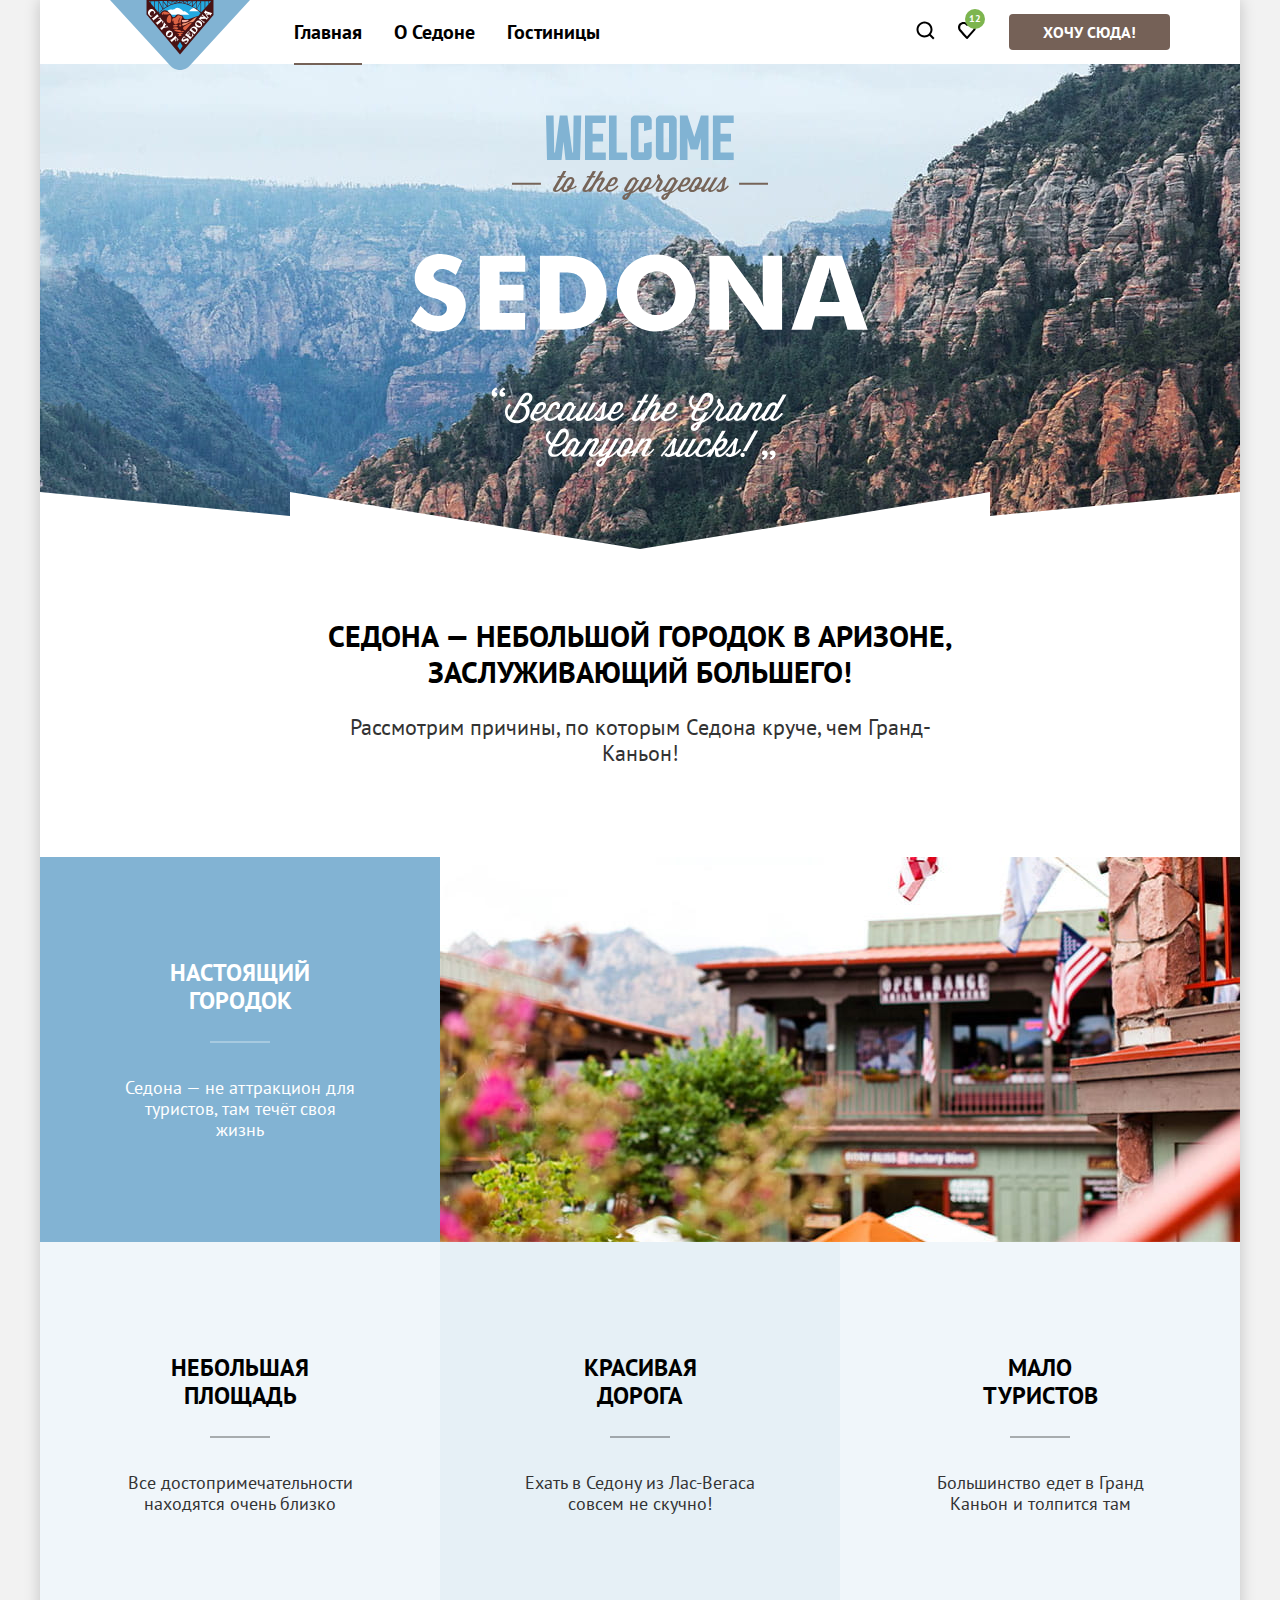
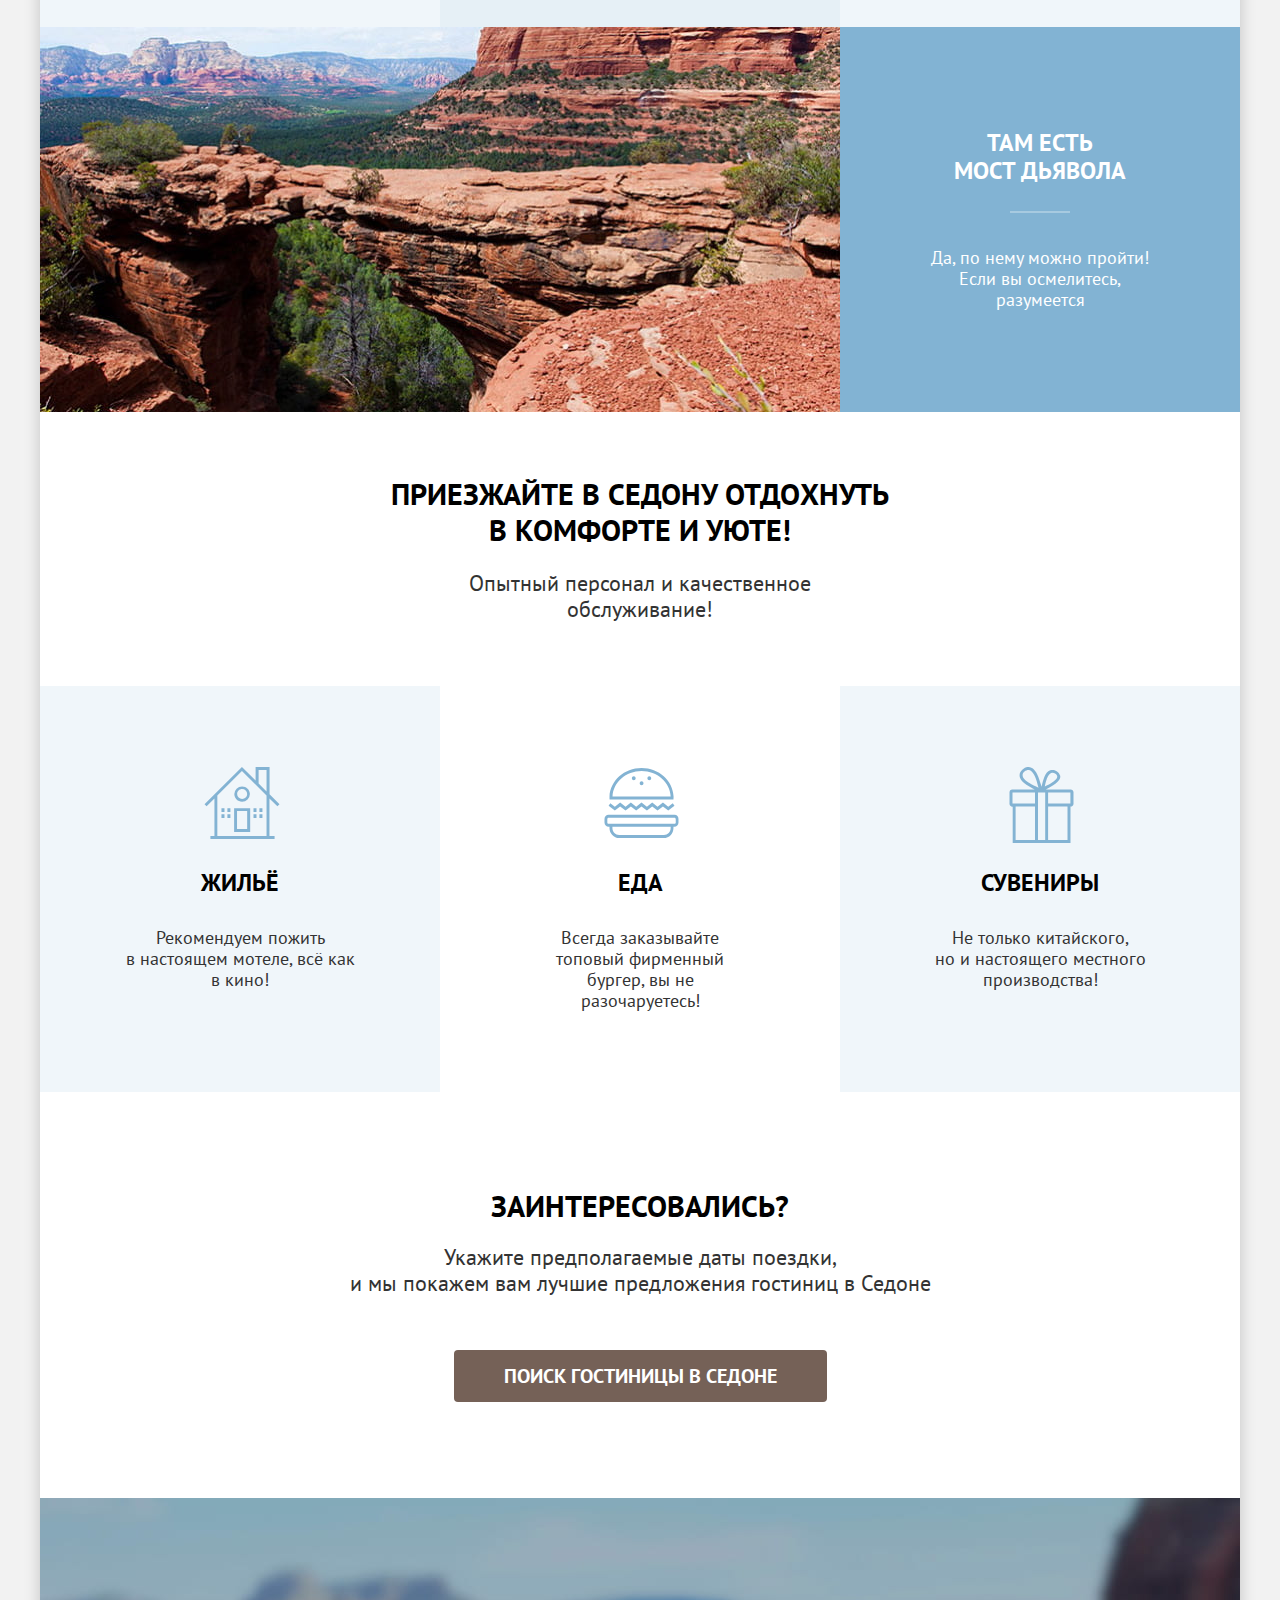
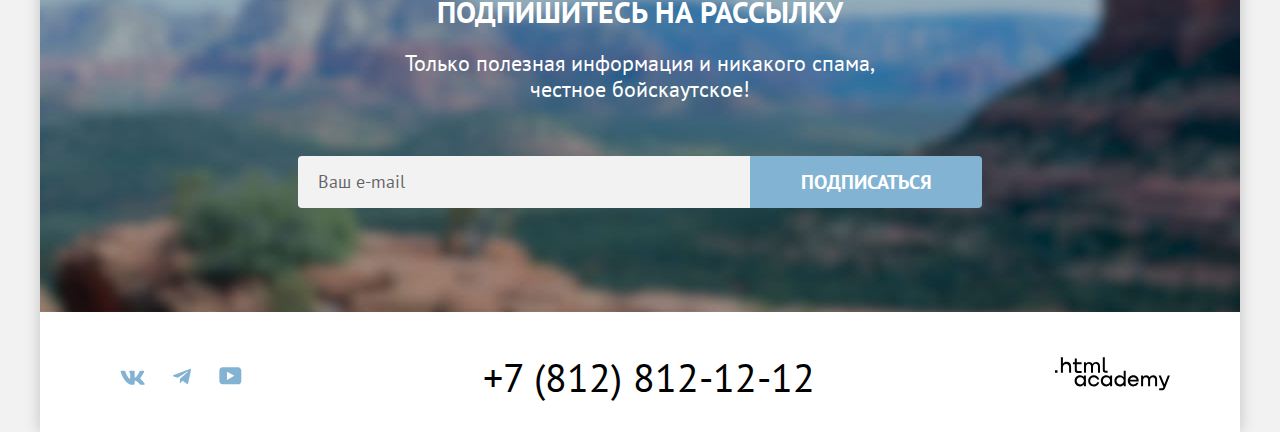
<file: index.html>
<!DOCTYPE html>
<html lang="ru">
  <head>
    <meta charset="utf-8" />
    <title>HTML Academy: Седона</title>
    <link rel="icon" href="favicon.ico"/>
    <link rel="icon" href="images/favicon.png"/>
    <link rel="stylesheet" href="styles/main.css" />
  </head>
  <body>
    <div class="container">
      <header class="page-header">
        <a class="navigation-logo">
          <img class="page-header-logo" src="images/logo-header.svg" width="140" height="70" alt="Логотип Седона."/>
        </a>
        <nav class="navigation">
          <ul class="navigation-list">
            <li class="navigation-item">
              <a class="navigation-link navigation-link-current" href="#">
                Главная
              </a>
            </li>
            <li class="navigation-item">
              <a class="navigation-link" href="#">
                О Седоне
              </a>
            </li>
            <li class="navigation-item">
              <a class="navigation-link" href="catalog.html">
                Гостиницы
              </a>
            </li>
          </ul>
          <ul class="navigation-list navigation-user">
            <li class="navigation-item">
              <button class="navigation-button-search">
                <svg class="navigation-icon" aria-hidden="true" focusable="false" width="20" height="20" xmlns="http://www.w3.org/2000/svg"><path fill="#000" d="m19.5 18.008-3.7-3.68c1-1.292 1.7-2.983 1.7-4.872 0-4.376-3.6-7.956-8-7.956s-8 3.68-8 8.055c0 4.376 3.6 7.956 8 7.956 1.8 0 3.5-.597 4.9-1.69l3.7 3.679 1.4-1.492Zm-10-2.486c-3.3 0-6-2.685-6-5.967 0-3.282 2.7-5.967 6-5.967s6 2.685 6 5.967c0 3.282-2.7 5.967-6 5.967Z"/>
                </svg>
                <span class="visually-hidden">Поиск</span>
              </button>
            </li>
            <li class="navigation-item">
              <a class="navigation-link navigation-link-favorite" href="#">
                <svg class="navigation-icon" aria-hidden="true" focusable="false" width="20" height="20" xmlns="http://www.w3.org/2000/svg"><path fill="#000" d="M9.9 19c-.3 0-.6-.1-.8-.4-5.4-6.1-6.7-7.5-7-7.9C1.4 9.8 1 8.6 1 7.4 1 4.4 3.4 2 6.5 2 7.8 2 9 2.5 10 3.3c1-.8 2.3-1.3 3.5-1.3 3 0 5.5 2.4 5.5 5.4 0 1.3-.5 2.5-1.3 3.4l-7 7.9c-.2.2-.4.3-.8.3Zm-6-9.5c.3.4 3.5 4 6.1 6.9l6.2-7c.5-.5.7-1.2.7-2 0-1.8-1.5-3.3-3.3-3.3-1 0-2 .5-2.7 1.3-.3.3-.6.4-.9.4-.3 0-.6-.2-.8-.4-.7-.8-1.7-1.3-2.7-1.3-1.8 0-3.3 1.5-3.3 3.3-.1.9.3 1.6.7 2.1-.1 0-.1 0 0 0Z"/>
                </svg>
                <span class="visually-hidden">Избранное</span>
                <span class="content-bage">12</span>
              </a>
            </li>
          </ul>
          <a class="button" href="#">Хочу сюда!</a>
        </nav>
      </header>
      <main class="main-container page-main">
        <section class="hero">
          <h1 class="visually-hidden">О Седоне</h1>
          <div class="images">
            <img class="logo" src="images/welcome.svg" width="458" height="352" alt="Логотип седона"/>
          </div>
        </section>
        <section class="advantages">
          <h2 class="advantages-heading">
            Седона — небольшой городок в Аризоне,<br />
            заслуживающий большего!
          </h2>
          <p class="advantages-text">
            Рассмотрим причины, по которым Седона круче, чем Гранд-Каньон!
          </p>
          <ul class="advantages-list">
            <li class="advantages-item advantages-item-large">
              <div>
                <h3 class="advantages-title">Настоящий городок</h3>
                <p class="advantages-description">
                  Седона — не аттракцион для туристов, там течёт своя жизнь
                </p>
              </div>
              <img class="advantages-image" src="images/city.jpg" width="800" height="385" alt="Дома"/>
            </li>
            <li class="advantages-item advantages-item-square">
              <h3 class="advantages-title advantages-title-square">Небольшая площадь</h3>
              <p class="advantages-description advantages-description-theme-light">
                Все достопримечательности находятся очень близко
              </p>
            </li>
            <li class="advantages-item advantages-item-road">
              <h3 class="advantages-title advantages-title-road">Красивая дорога</h3>
              <p class="advantages-description advantages-description-road">
                Ехать в Седону из Лас-Вегаса совсем не скучно!
              </p>
            </li>
            <li class="advantages-item advantages-item-tourist">
              <h3 class="advantages-title advantages-title-tourist">Мало туристов</h3>
              <p class="advantages-description advantages-description-theme-light">
                Большинство едет в Гранд Каньон и толпится там
              </p>
            </li>
            <li class="advantages-item advantages-item-large advantages-item-large-reverse">
              <img class="advantages-image-canyon" src="images/canyon.jpg" width="800" height="385" alt="Каньон"/>
              <div>
                <h3 class="advantages-title">
                  Там есть<br />
                  мост дьявола
                </h3>
                <p class="advantages-description">
                  Да, по нему можно пройти! Если вы осмелитесь, разумеется
                </p>
              </div>
            </li>
          </ul>
        </section>
        <section class="about">
          <h2 class="about-heading">Приезжайте в Седону отдохнуть в комфорте и уюте!</h2>
          <p class="about-text">
            Опытный персонал и качественное обслуживание!
          </p>
        </section>
        <div class="about-cards">
          <ul class="about-list">
            <li class="about-item about-house">
              <h3 class="about-title">Жильё</h3>
              <p class="about-description">
                Рекомендуем пожить<br />
                в настоящем мотеле, всё как в кино!
              </p>
            </li>
            <li class="about-item-food about-food">
              <h3 class="about-title">Еда</h3>
              <p class="about-description">
                Всегда заказывайте<br />
                топовый фирменный бургер, вы не разочаруетесь!
              </p>
            </li>
            <li class="about-item about-present">
              <h3 class="about-title">Сувениры</h3>
              <p class="about-description">
                Не только китайского,<br />
                но и настоящего местного производства!
              </p>
            </li>
          </ul>
        </div>
        <section class="appointment">
          <h2 class="appointment-title">Заинтересовались?</h2>
          <p class="appointment-description">
            Укажите предполагаемые даты поездки,<br />
            и мы покажем вам лучшие предложения гостиниц в Седоне
          </p>
          <a class="button button-size-large" href="#">
            Поиск гостиницы в Седоне
          </a>
        </section>
        <section class="newsletter">
          <h2 class="newsletter-title">Подпишитесь на рассылку</h2>
          <p class="newsletter-description">
            Только полезная информация и никакого спама, честное бойскаутское!
          </p>
          <form class="newsletter-form" action="https://echo.htmlacademy.ru/">
            <div class="visually-hidden">
              <label for="user-email">Email</label>
            </div>
            <input class="field" placeholder="Ваш e-mail" type="email" name="newsletter-email" id="user-email" required/>
            <button class="button button-secondary button-size-large" type="submit">
              Подписаться
            </button>
          </form>
        </section>
      </main>
      <footer class="page-footer">
        <div class="page-footer-container">
          <ul class="footer-social-list">
            <li class="footer-social-item">
              <a class="footer-social-link footer-social-vk" href="https://vk.com/htmlacademy">
                <svg class="social-icon" aria-hidden="true" focusable="false" width="25" height="15" xmlns="http://www.w3.org/2000/svg"><path fill-rule="evenodd" d="M24.116 1.804c.166-.546 0-.948-.795-.948h-2.625c-.668 0-.976.347-1.143.73 0 0-1.335 3.196-3.226 5.272-.612.602-.89.793-1.224.793-.167 0-.418-.19-.418-.738V1.804c0-.656-.184-.948-.74-.948H9.817c-.417 0-.668.304-.668.593 0 .621.946.765 1.043 2.513V7.76c0 .833-.153.984-.487.984-.89 0-3.055-3.21-4.34-6.885-.249-.715-.5-1.003-1.172-1.003H1.566c-.75 0-.9.347-.9.73 0 .682.89 4.07 4.145 8.551 2.17 3.06 5.225 4.72 8.008 4.72 1.67 0 1.875-.369 1.875-1.004V11.54c0-.737.158-.884.687-.884.39 0 1.057.192 2.615 1.667 1.78 1.75 2.073 2.533 3.075 2.533h2.625c.75 0 1.126-.368.91-1.096-.238-.724-1.088-1.775-2.215-3.022-.612-.71-1.53-1.475-1.809-1.858-.389-.49-.278-.71 0-1.147 0 0 3.2-4.426 3.533-5.929h.001Z" clip-rule="evenodd"/>
                </svg>
                <span class="visually-hidden">Вконтакте</span>
              </a>
            </li>
            <li class="footer-social-item">
              <a class="footer-social-link footer-social-telegram" href="https://t.me/htmlacademy ">
                <svg class="social-icon" aria-hidden="true" focusable="false" width="18" height="17" xmlns="http://www.w3.org/2000/svg"><path d="M16.785.956.84 7.104C-.248 7.541-.24 8.148.64 8.42l4.094 1.277 9.472-5.976c.448-.272.857-.126.52.173l-7.673 6.925H7.05l.002.001-.283 4.22c.414 0 .597-.19.829-.414l1.988-1.934 4.136 3.055c.762.42 1.31.205 1.5-.706l2.715-12.795c.278-1.114-.425-1.618-1.153-1.29Z"/>
                </svg>
                <span class="visually-hidden">Телеграмм</span>
              </a>
            </li>
            <li class="footer-social-item">
              <a class="footer-social-link footer-social-youtube" href="https://www.youtube.com/user/htmlacademyru">
                <svg class="social-icon" aria-hidden="true" focusable="false" width="23" height="18" xmlns="http://www.w3.org/2000/svg"><path d="M18.94.356H3.507C1.647.356.333 1.95.333 3.756V13.85c0 1.913 1.314 3.506 3.174 3.506H19.16c1.642 0 3.174-1.593 3.174-3.4v-10.2c-.219-1.806-1.532-3.4-3.393-3.4ZM7.995 12.894V4.819l7.333 4.037-7.333 4.038Z"/>
                </svg>
                <span class="visually-hidden">Ютуб</span>
              </a>
            </li>
          </ul>
          <a class="contacts-phone" href="tel:88128121212">
            +7 (812) 812-12-12
          </a>
          <a class="copyright" href="https://htmlacademy.ru/">
            <svg class="logo-icon" aria-hidden="true" focusable="false" width="115" height="34" xmlns="http://www.w3.org/2000/svg"><path d="M0 13.2564v2.6h2.5v-2.6H0ZM11.6 4.85645c-1.6 0-2.8.7-3.6 1.7h-.1V.356445h-2V15.8564h2v-5.3c0-2.09995 1.3-3.59995 3.3-3.59995 1.8 0 2.9 1.4 2.9 3.19995v5.7h2V9.75644c.1-3-1.8-4.89999-4.5-4.89999ZM26.6 5.15645h-4.8v-3.7h-2v3.8h-1.9v2h1.9v5.99995c0 1.7 1 2.7 2.7 2.7h4.1v-2h-3.7c-.7 0-1.1-.4-1.1-1.1V7.15645h4.8v-2ZM41.1 4.95645c-1.6 0-2.9.79999-3.5 2.1h-.1c-.6-1.2-1.8-2.1-3.4-2.1-1.4 0-2.5.8-3.1 1.8h-.1v-1.6H29V15.7564h2v-5.4c0-1.99995 1-3.49995 2.6-3.49995 1.5 0 2.4 1 2.4 2.6v6.29995h2v-5.6c0-2.39995 1.4-3.29995 2.6-3.29995 1.5 0 2.4 1 2.4 2.6v6.29995h2V9.25644c.1-2.5-1.4-4.29999-3.9-4.29999ZM47.8 13.0564c0 1.7 1 2.7 2.8 2.7h2v-2h-1.7c-.7 0-1.1-.4-1.1-1.1V.356445h-2V13.0564ZM28.9 20.0564c-.9-1.1-2.2-1.8-3.9-1.8-3.1 0-5.4 2.3-5.4 5.6s2.3 5.6 5.4 5.6c1.8 0 3-.8 3.8-1.9h.1v1.6h2v-10.6h-2v1.5Zm-3.6 7.4c-2.2 0-3.6-1.6-3.6-3.6s1.4-3.6 3.6-3.6 3.6 1.6 3.6 3.6c0 1.9-1.4 3.6-3.6 3.6ZM44.2 22.3564c-.5-2.4-2.6-4.1-5.4-4.1-3.4 0-5.6 2.5-5.6 5.6 0 3.1 2.2 5.6 5.6 5.6 2.8 0 4.9-1.8 5.4-4.2h-2.1c-.4 1.3-1.7 2.3-3.3 2.3-2.2 0-3.6-1.6-3.6-3.6s1.4-3.6 3.6-3.6c1.6 0 2.8 1 3.3 2.2h2.1v-.2ZM55.1 20.0564c-.9-1.1-2.2-1.8-3.9-1.8-3.1 0-5.4 2.3-5.4 5.6s2.3 5.6 5.4 5.6c1.8 0 3-.8 3.8-1.9h.1v1.6h2v-10.6h-2v1.5Zm-3.6 7.4c-2.2 0-3.6-1.6-3.6-3.6s1.4-3.6 3.6-3.6 3.6 1.6 3.6 3.6c0 1.9-1.5 3.6-3.6 3.6ZM68.7 20.1564c-.9-1.1-2.2-1.9-3.9-1.9-3.1 0-5.4 2.3-5.4 5.6s2.2 5.6 5.4 5.6c1.7 0 3-.8 3.8-1.8h.1v1.5h2v-15.4h-2v6.4Zm-3.6 7.3c-2.2 0-3.6-1.6-3.6-3.6s1.4-3.6 3.6-3.6 3.6 1.6 3.6 3.6c-.1 2-1.5 3.6-3.6 3.6ZM78.3 18.2564c-3.3 0-5.5 2.5-5.5 5.6 0 3 2.1 5.6 5.5 5.6 2.5 0 4.5-1.3 5.2-3.6h-2.1c-.5 1-1.6 1.6-3 1.6-1.9 0-3.3-1.3-3.4-2.9h8.8c.2-3.6-2-6.3-5.5-6.3Zm0 1.9c1.7 0 3 1 3.3 2.6h-6.5c.3-1.5 1.5-2.6 3.2-2.6ZM98.2 18.2564c-1.6 0-2.9.8-3.6 2h-.1c-.6-1.2-1.8-2-3.4-2-1.4 0-2.5.7-3.1 1.8v-1.5h-1.9v10.6h2v-5.4c0-2 1-3.4 2.6-3.5 1.5 0 2.4 1 2.4 2.6v6.3h2v-5.6c0-2.4 1.4-3.3 2.6-3.3 1.5 0 2.4 1 2.4 2.6v6.3h2v-6.5c.1-2.6-1.4-4.4-3.9-4.4ZM109.4 27.3564l-3.6-8.9h-2.2l4.8 11.6c-.3.9-.7 1.2-1.7 1.2h-2.5v2h2.5c1.8 0 2.8-.8 3.5-2.6l4.7-12.2h-2.1l-3.4 8.9Z"/>
            </svg>
          </a>
        </div>
      </footer>
      <div class="modal-container modal-container">
        <div class="modal modal-auth">
          <button class="modal-close-button" type="button">
            <svg class="modal-icon" aria-hidden="true" focusable="false" width="20" height="20" xmlns="http://www.w3.org/2000/svg"><path d="M17 4.292 15.708 3 10 8.708 4.292 3 3 4.292 8.708 10 3 15.708 4.292 17 10 11.292 15.708 17 17 15.708 11.292 10 17 4.292Z"/>
            </svg>
            <span class="visually-hidden">Закрыть</span>
          </button>
          <section class="modal-content">
            <h2 class="modal-title">Поиск гостиницы в Седоне</h2>
          </section>
          <form class="auth-form" action="https://echo.htmlacademy.ru/" method="get" >
            <div class="field-group">
              <label for="check-in">Дата заезда:</label>
              <input class="auth-form-field error check input input-date" type="text" id="check-in" value="27 апреля 2020" name="check-in" required/>
              <span class="message">Мы не можем отправить вас в прошлое.</span>
            </div>
            <div class="field-group-second">
              <label for="check-out">Дата выезда:</label>
              <input class="auth-form-field error check input input-date" type="text" id="check-out" value="1 сентября 2021" name="check-out" required />
              <span class="message-room"
                >На эти даты есть свободные номера. Пока есть.</span
              >
            </div>
            <div class="quantity">
              <div class="quantity-group">
                <label for="adults">Взрослые:</label>
                <button class="button-minus" type="button">
                  <svg class="icon-modal" aria-hidden="true" focusable="false" width="20" height="20" xmlns="http://www.w3.org/2000/svg"><path d="M3 9v2h14V9H3Z" />
                  </svg>
                  <span class="visually-hidden">Минус</span>
                </button>
                <input class="form-input input input-number" type="text" name="adult" id="adults" value="2" required/>
                <button class="button-plus" type="button">
                  <svg class="icon-modal" aria-hidden="true" focusable="false" width="20" height="20" xmlns="http://www.w3.org/2000/svg"><path d="M17 9h-6V3H9v6H3v2h6v6h2v-6h6V9Z"/>
                  </svg>
                  <span class="visually-hidden">Плюс</span>
                </button>
              </div>
              <div class="quantity-kids">
                <label for="kids">Дети:</label>
                <div class="tooltip">
                  <button class="tooltip-toggle" type="button" aria-labelledby="tooltip-label-date">
                    <svg class="tooltip-icon" xmlns="http://www.w3.org/2000/svg" aria-hidden="true" focusable="false" width="26" height="26"><circle cx="13" cy="13" r="13" /><path fill="#fff" fill-rule="evenodd" d="M12 7h2v2h-2V7Zm2 12h-2v-9h2v9Z" clip-rule="evenodd"/>
                    </svg>
                  </button>
                  <div class="tooltip-text">
                    <p class="tooltip-paragraph" role="tooltip" id="tooltip-label-date">
                      Укажите количество детей,<br />
                      которые будут с вами, возраст<br />
                      которых от 6 до 18 лет. Дети<br />
                      до 6 лет размещаются<br />
                      бесплатно.
                    </p>
                  </div>
                </div>
              </div>
              <div class="buttons-number">
                <button class="button-minus" type="button">
                  <svg class="icon-modal" aria-hidden="true" focusable="false" width="20" height="20" xmlns="http://www.w3.org/2000/svg"><path d="M3 9v2h14V9H3Z" />
                  </svg>
                  <span class="visually-hidden">Минус</span>
                </button>
                <input class="form-input input input-number" type="text" name="children" id="kids" value="2" required/>
                <button class="button-plus" type="button">
                  <svg class="icon-modal" aria-hidden="true" focusable="false" width="20" height="20" xmlns="http://www.w3.org/2000/svg"><path d="M17 9h-6V3H9v6H3v2h6v6h2v-6h6V9Z" />
                  </svg>
                  <span class="visually-hidden">Плюс</span>
                </button>
              </div>
            </div>
            <button class="button-search" type="submit">Найти</button>
          </form>
        </div>
      </div>
    </div>
  </body>
</html>
</file>
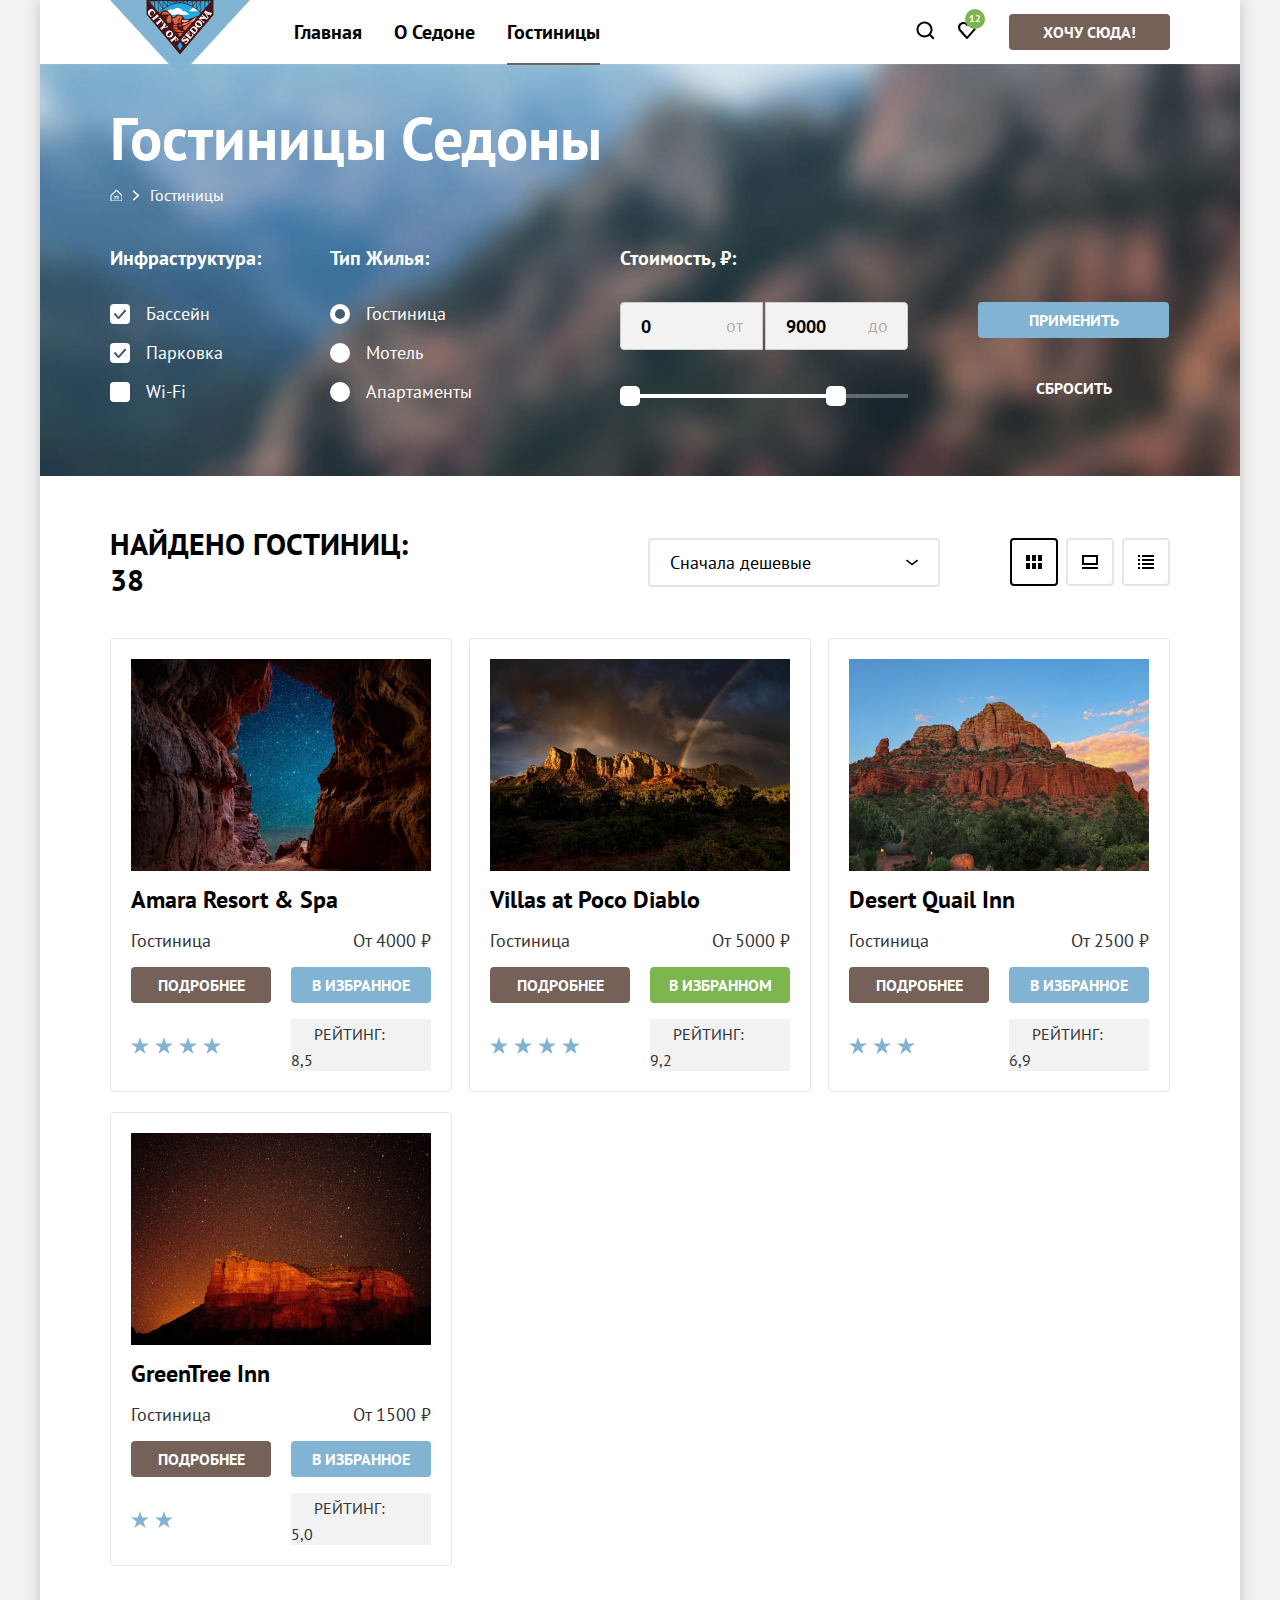
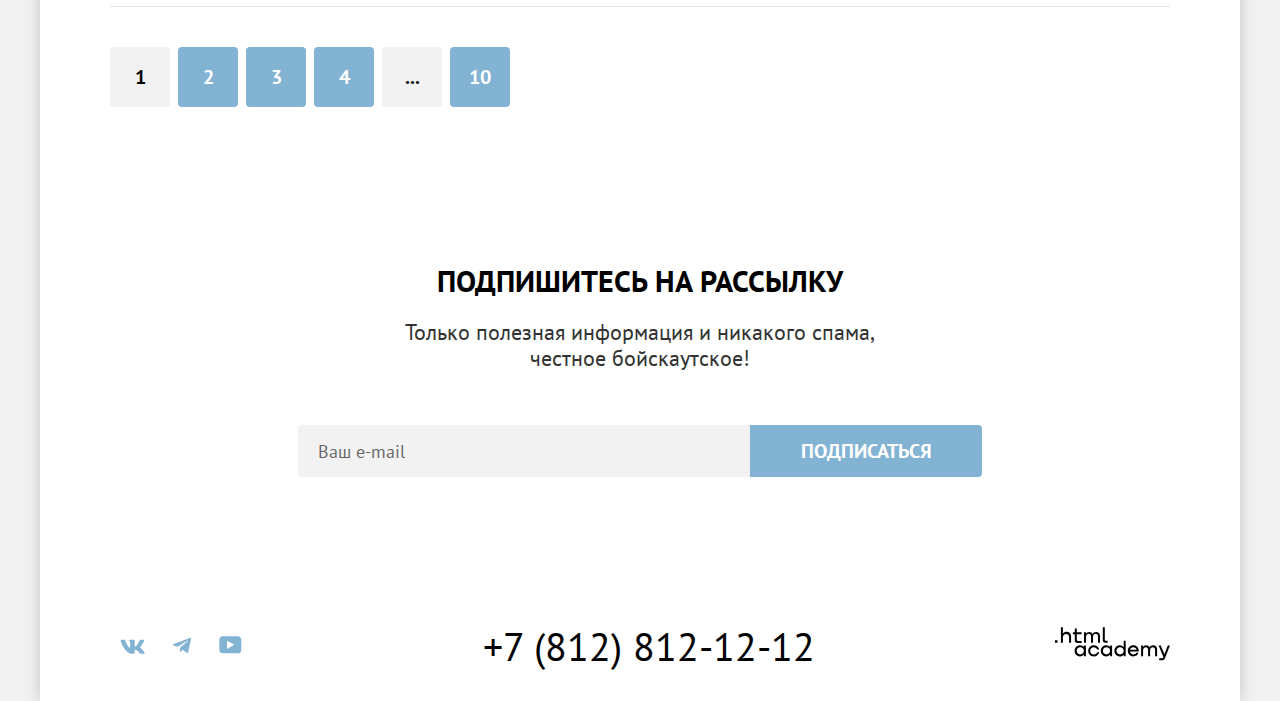
<file: catalog.html>
<!DOCTYPE html>
<html lang="ru">
  <head>
    <meta charset="utf-8" />
    <title>Каталог</title>
    <link rel="icon" href="favicon.ico" />
    <link rel="icon" href="images/favicon.png" />
    <link rel="stylesheet" href="styles/catalog.css" />
  </head>
  <body>
    <div class="container">
      <header class="page-header">
        <a class="navigation-logo" href="index.html">
          <img class="page-header-logo" src="images/logo-header.svg" width="140" height="70" alt="Логотип Седона."/>
        </a>
        <nav class="navigation">
          <ul class="navigation-list">
            <li class="navigation-item">
              <a class="navigation-link" href="index.html">
                Главная
              </a>
            </li>
            <li class="navigation-item">
              <a class="navigation-link navigation" href="#">
                О Седоне
              </a>
            </li>
            <li class="navigation-item">
              <a class="navigation-link navigation-link-current" href="catalog.html">
                Гостиницы
              </a>
            </li>
          </ul>
          <ul class="navigation-list navigation-user">
            <li class="navigation-item">
              <button class="navigation-button-search">
                <svg class="navigation-icon" aria-hidden="true" focusable="false" width="20" height="20" xmlns="http://www.w3.org/2000/svg"><path fill="#000" d="m19.5 18.008-3.7-3.68c1-1.292 1.7-2.983 1.7-4.872 0-4.376-3.6-7.956-8-7.956s-8 3.68-8 8.055c0 4.376 3.6 7.956 8 7.956 1.8 0 3.5-.597 4.9-1.69l3.7 3.679 1.4-1.492Zm-10-2.486c-3.3 0-6-2.685-6-5.967 0-3.282 2.7-5.967 6-5.967s6 2.685 6 5.967c0 3.282-2.7 5.967-6 5.967Z"/>
                </svg>
                <span class="visually-hidden">Поиск</span>
              </button>
            </li>
            <li class="navigation-item">
              <a class="navigation-link navigation-link-favorite" href="#">
                <svg class="navigation-icon" aria-hidden="true" focusable="false" width="20" height="20" xmlns="http://www.w3.org/2000/svg"><path fill="#000" d="M9.9 19c-.3 0-.6-.1-.8-.4-5.4-6.1-6.7-7.5-7-7.9C1.4 9.8 1 8.6 1 7.4 1 4.4 3.4 2 6.5 2 7.8 2 9 2.5 10 3.3c1-.8 2.3-1.3 3.5-1.3 3 0 5.5 2.4 5.5 5.4 0 1.3-.5 2.5-1.3 3.4l-7 7.9c-.2.2-.4.3-.8.3Zm-6-9.5c.3.4 3.5 4 6.1 6.9l6.2-7c.5-.5.7-1.2.7-2 0-1.8-1.5-3.3-3.3-3.3-1 0-2 .5-2.7 1.3-.3.3-.6.4-.9.4-.3 0-.6-.2-.8-.4-.7-.8-1.7-1.3-2.7-1.3-1.8 0-3.3 1.5-3.3 3.3-.1.9.3 1.6.7 2.1-.1 0-.1 0 0 0Z"/>
                </svg>
                <span class="visually-hidden">Избранное</span>
                <span class="content-bage">12</span>
              </a>
            </li>
          </ul>
          <a class="button" href="#">Хочу сюда!</a>
        </nav>
      </header>
      <main class="main-container main-inner">
        <section class="inner-container">
          <h1 class="inner-header-title">Гостиницы Седоны</h1>
          <ul class="breadcrumbs">
            <li class="breadcrumbs-item">
              <a class="breadcrumbs-link breadcrumbs-link-home" href="index.html">
                <span class="visually-hidden">Главная</span>
              </a>
            </li>
            <li class="breadcrumbs-item">
              <a class="breadcrumbs-link">Гостиницы</a>
            </li>
          </ul>
          <div class="forms">
            <h2 class="visually-hidden">Фильтры для гостиниц</h2>
            <form class="catalog-filter" action="https://echo.htmlacademy.ru/" method="post">
              <div class="form-filter">
                <fieldset class="catalog-filter-group">
                  <legend class="catalog-filter-title">Инфраструктура:</legend>
                  <ul class="catalog-filter-list">
                    <li class="catalog-filter-item">
                      <label class="control">
                        <input class="visually-hidden control-input" type="checkbox" name="swimming-pool" value="yes" checked/>
                        <span class="control-mark"></span>
                        <span class="control-label">Бассейн</span>
                      </label>
                    </li>
                    <li class="catalog-filter-item">
                      <label class="control">
                        <input class="visually-hidden control-input" type="checkbox" name="parking" value="yes" checked/>
                        <span class="control-mark"></span>
                        <span class="control-label">Парковка</span>
                      </label>
                    </li>
                    <li class="catalog-filter-item">
                      <label class="control">
                        <input class="visually-hidden control-input" type="checkbox" name="wi-fi" value="yes"/>
                        <span class="control-mark"></span>
                        <span class="control-label"> Wi-Fi</span>
                      </label>
                    </li>
                  </ul>
                </fieldset>
                <fieldset class="catalog-house-group">
                  <legend class="catalog-filter-title">Тип жилья:</legend>
                  <ul class="catalog-filter-list">
                    <li class="catalog-filter-item">
                      <label class="control">
                        <input class="visually-hidden control-input" type="radio" name="place-group" value="hotels" checked/>
                        <span class="control-mark"></span>
                        <span class="control-label">Гостиница</span>
                      </label>
                    </li>
                    <li class="catalog-filter-item">
                      <label class="control">
                        <input class="visually-hidden control-input" type="radio" name="place-group" value="hostels"/>
                        <span class="control-mark"></span>
                        <span class="control-label">Мотель</span>
                      </label>
                    </li>
                    <li class="catalog-filter-item">
                      <label class="control">
                        <input class="visually-hidden control-input" type="radio" name="place-group" value="apartments"/>
                        <span class="control-mark"></span>
                        <span class="control-label">Апартаменты</span>
                      </label>
                    </li>
                  </ul>
                </fieldset>
              </div>
              <div class="form-price">
                <fieldset class="appointment-form">
                  <legend class="appointment-form-title">Стоимость, ₽:</legend>
                  <div class="range">
                    <div class="appointment-form-price">
                      <label class="price-label">
                        <span class="from">от</span>
                        <input name="min-price" class="price-input" value="0" />
                      </label>
                      <label class="price-label">
                        <span class="before">до</span>
                        <input name="max-price" class="price-input-before" value="9000"/>
                      </label>
                    </div>
                    <div class="range-scale">
                      <div class="range-bar" style="left: 0; width: 226px">
                        <button type="button" class="range-toggle toggle-min">
                        </button>
                        <button type="button" class="range-toggle toggle-max">
                        </button>
                      </div>
                    </div>
                  </div>
                </fieldset>
                <div class="button-price">
                  <button class="button button-secondary" type="submit">
                    Применить
                  </button>
                  <button class="button button-third" type="reset">
                    Сбросить
                  </button>
                </div>
              </div>
            </form>
          </div>
        </section>
        <section class="apartments">
          <div class="search-apartments">
            <h2 class="apartments-select">Найдено гостиниц: 38</h2>
            <select class="select-control" aria-label="Сортировка">
              <option value="cheap">Сначала дешевые</option>
              <option value="popular">Сначала популярные</option>
              <option value="expensive">Сначала дорогие</option>
            </select>
            <ul class="view-list">
              <li class="view-item">
                <a href="#" class="button-view button-view-dark">
                  <svg aria-hidden="true" focusable="false" width="16" height="14" xmlns="http://www.w3.org/2000/svg"><path d="M4 0H0v6h4V0ZM16 0h-4v6h4V0ZM10 0H6v6h4V0ZM4 8H0v6h4V8ZM16 8h-4v6h4V8ZM10 8H6v6h4V8Z" fill="#000"/>
                  </svg>
                  <span class="visually-hidden">Показать карточки</span>
                </a>
              </li>
              <li class="view-item">
                <a href="#" class="button-view">
                  <svg aria-hidden="true" focusable="false" width="16" height="14" xmlns="http://www.w3.org/2000/svg"><g fill="#000" clip-path="url(#a)"><path d="M16 12H0v2h16v-2ZM14 2v6H2V2h12Zm2-2H0v10h16V0Z"/></g><defs> <clipPath id="a"> <path fill="#fff" d="M0 0h16v14H0z" /></clipPath></defs>
                  </svg>
                  <span class="visually-hidden">Показать слайд-шоу</span>
                </a>
              </li>
              <li class="view-item">
                <a href="#" class="button-view">
                  <svg aria-hidden="true" focusable="false" width="16" height="14" xmlns="http://www.w3.org/2000/svg"><g fill="#000" clip-path="url(#a)"> <path d="M2 0H0v2h2V0ZM16 0H4v2h12V0ZM2 4H0v2h2V4ZM16 4H4v2h12V4ZM2 8H0v2h2V8ZM16 8H4v2h12V8ZM2 12H0v2h2v-2ZM16 12H4v2h12v-2Z"/></g><defs><clipPath id="b"><path fill="#fff" d="M0 0h16v14H0z" /></clipPath></defs>
                  </svg>
                  <span class="visually-hidden">Показать список</span>
                </a>
              </li>
            </ul>
          </div>
          <ul class="cards-list">
            <li class="cards-item">
              <img class="place-card-image" src="images/hotel/hotel-1.jpg" width="300" height="212" alt="Пещера"/>
              <h3 class="place-card-title">Amara Resort & Spa</h3>
              <div class="sort">
                <span class="place-name">Гостиница</span>
                <span class="price-before">От 4000 ₽</span>
                <a class="button button-more" href="#">подробнее</a>
                <button class="button button-secondary" type="button">
                  в избранное
                </button>
                <figure class="marks">
                  <img class="mark" src="images/star.svg" width="18" height="17" alt="4 звeзды из 5"/>
                  <img class="mark" src="images/star.svg" width="18" height="17" alt=""/>
                  <img class="mark" src="images/star.svg" width="18" height="17" alt=""/>
                  <img class="mark" src="images/star.svg" width="18" height="17" alt=""/>
                </figure>
                <div class="rating">
                  <span class="rating-text">Рейтинг: 8,5</span>
                </div>
              </div>
            </li>
            <li class="cards-item">
              <img class="place-card-image" src="images/hotel/hotel-2.jpg" width="300" height="212" alt="Скалистые горы"/>
              <h3 class="place-card-title">Villas at Poco Diablo</h3>
              <div class="sort">
                <span class="place-name">Гостиница</span>
                <span class="price-before">От 5000 ₽</span>
                <a class="button button-more" href="#">подробнее</a>
                <button class="button button-active" type="reset">
                  в избранном
                </button>
                <figure class="marks">
                  <img class="mark" src="images/star.svg" width="18" height="17" alt="4 звeзды из 5"/>
                  <img class="mark" src="images/star.svg" width="18" height="17" alt=""/>
                  <img class="mark" src="images/star.svg" width="18" height="17" alt=""/>
                  <img class="mark" src="images/star.svg" width="18" height="17" alt=""/>
                </figure>
                <div class="rating">
                  <span class="rating-text">Рейтинг: 9,2</span>
                </div>
              </div>
            </li>
            <li class="cards-item">
              <img class="place-card-image" src="images/hotel/hotel-3.jpg" width="300" height="212" alt="Горы с пейзажем"/>
              <h3 class="place-card-title">Desert Quail Inn</h3>
              <div class="sort">
                <span class="place-name">Гостиница</span>
                <span class="price-before">От 2500 ₽</span>
                <a class="button button-more" href="#">подробнее</a>
                <button class="button button-secondary" type="button">
                  в избранное
                </button>
                <figure class="marks">
                  <img class="mark" src="images/star.svg" width="18" height="17" alt="3 звeзды из 5"/>
                  <img class="mark" src="images/star.svg" width="18" height="17" alt=""/>
                  <img class="mark" src="images/star.svg" width="18" height="17" alt=""/>
                </figure>
                <div class="rating">
                  <span class="rating-text">Рейтинг: 6,9</span>
                </div>
              </div>
            </li>
            <li class="cards-item">
              <img class="place-card-image" src="images/hotel/hotel-4.jpg" width="300" height="212" alt="Горы ночью"/>
              <h3 class="place-card-title">GreenTree Inn</h3>
              <div class="sort">
                <span class="place-name">Гостиница</span>
                <span class="price-before">От 1500 ₽</span>
                <a class="button button-more" href="#">подробнее</a>
                <button class="button button-secondary" type="button">
                  в избранное
                </button>
                <figure class="marks">
                  <img class="mark" src="images/star.svg" width="18" height="17" alt="2 звeзды из 5"/>
                  <img class="mark" src="images/star.svg" width="18" height="17" alt=""/>
                </figure>
                <div class="rating">
                  <span class="rating-text">Рейтинг: 5,0</span>
                </div>
              </div>
            </li>
          </ul>
          <nav class="pagination-navigation">
            <ol class="pagination-list">
              <li class="pagination-item pagination-item-light">
                <a class="pagination-link pagination-current" href="catalog.html">
                  1
                </a>
              </li>
              <li class="pagination-item">
                <a class="pagination-link" href="#">
                  2
                </a>
              </li>
              <li class="pagination-item">
                <a class="pagination-link" href="#">
                  3
                </a>
              </li>
              <li class="pagination-item">
                <a class="pagination-link" href="#">
                  4
                </a>
              </li>
              <li class="pagination-item pagination-item-light">
                <a class="pagination-link pagination-choose" href="#">
                  ...
                </a>
                <span class="visually-hidden">Выбрать страницу</span>
              </li>
              <li class="pagination-item">
                <a class="pagination-link" href="#">
                  10
                </a>
              </li>
            </ol>
          </nav>
        </section>
        <section class="newsletter newsletter-theme-dark">
          <h2 class="newsletter-title">Подпишитесь на рассылку</h2>
          <p class="newsletter-description">
            Только полезная информация и никакого спама, честное бойскаутское!
          </p>
          <form class="newsletter-form" action="https://echo.htmlacademy.ru/" method="post">
            <div class="visually-hidden">
              <label for="user-email">Email</label>
            </div>
            <input class="field" placeholder="Ваш e-mail" type="email" name="newsletter-email" id="user-email" required/>
            <button class="button button-secondary button-size-large" type="submit">
              Подписаться
            </button>
          </form>
        </section>
      </main>
      <footer class="page-footer">
        <div class="page-footer-container">
          <ul class="footer-social-list">
            <li class="footer-social-item">
              <a class="footer-social-link footer-social-vk" href="https://vk.com/htmlacademy">
                <svg class="social-icon" aria-hidden="true" focusable="false" width="25" height="15" xmlns="http://www.w3.org/2000/svg"><path fill-rule="evenodd" d="M24.116 1.804c.166-.546 0-.948-.795-.948h-2.625c-.668 0-.976.347-1.143.73 0 0-1.335 3.196-3.226 5.272-.612.602-.89.793-1.224.793-.167 0-.418-.19-.418-.738V1.804c0-.656-.184-.948-.74-.948H9.817c-.417 0-.668.304-.668.593 0 .621.946.765 1.043 2.513V7.76c0 .833-.153.984-.487.984-.89 0-3.055-3.21-4.34-6.885-.249-.715-.5-1.003-1.172-1.003H1.566c-.75 0-.9.347-.9.73 0 .682.89 4.07 4.145 8.551 2.17 3.06 5.225 4.72 8.008 4.72 1.67 0 1.875-.369 1.875-1.004V11.54c0-.737.158-.884.687-.884.39 0 1.057.192 2.615 1.667 1.78 1.75 2.073 2.533 3.075 2.533h2.625c.75 0 1.126-.368.91-1.096-.238-.724-1.088-1.775-2.215-3.022-.612-.71-1.53-1.475-1.809-1.858-.389-.49-.278-.71 0-1.147 0 0 3.2-4.426 3.533-5.929h.001Z" clip-rule="evenodd" />
                </svg>
                <span class="visually-hidden">Вконтакте</span>
              </a>
            </li>
            <li class="footer-social-item">
              <a class="footer-social-link footer-social-telegram" href="https://t.me/htmlacademy ">
                <svg class="social-icon" aria-hidden="true" focusable="false" width="18" height="17" xmlns="http://www.w3.org/2000/svg"><path d="M16.785.956.84 7.104C-.248 7.541-.24 8.148.64 8.42l4.094 1.277 9.472-5.976c.448-.272.857-.126.52.173l-7.673 6.925H7.05l.002.001-.283 4.22c.414 0 .597-.19.829-.414l1.988-1.934 4.136 3.055c.762.42 1.31.205 1.5-.706l2.715-12.795c.278-1.114-.425-1.618-1.153-1.29Z"/>
                </svg>
                <span class="visually-hidden">Телеграмм</span>
              </a>
            </li>
            <li class="footer-social-item">
              <a class="footer-social-link footer-social-youtube" href="https://www.youtube.com/user/htmlacademyru">
                <svg class="social-icon" aria-hidden="true" focusable="false" width="23" height="18" xmlns="http://www.w3.org/2000/svg"><path d="M18.94.356H3.507C1.647.356.333 1.95.333 3.756V13.85c0 1.913 1.314 3.506 3.174 3.506H19.16c1.642 0 3.174-1.593 3.174-3.4v-10.2c-.219-1.806-1.532-3.4-3.393-3.4ZM7.995 12.894V4.819l7.333 4.037-7.333 4.038Z"/>
                </svg>
                <span class="visually-hidden">Ютуб</span>
              </a>
            </li>
          </ul>
          <a class="contacts-phone" href="tel:88128121212">
            +7 (812) 812-12-12
          </a>
          <a class="copyright" href="https://htmlacademy.ru/">
            <svg class="logo-icon" aria-hidden="true" focusable="false" width="115" height="34" xmlns="http://www.w3.org/2000/svg"><path d="M0 13.2564v2.6h2.5v-2.6H0ZM11.6 4.85645c-1.6 0-2.8.7-3.6 1.7h-.1V.356445h-2V15.8564h2v-5.3c0-2.09995 1.3-3.59995 3.3-3.59995 1.8 0 2.9 1.4 2.9 3.19995v5.7h2V9.75644c.1-3-1.8-4.89999-4.5-4.89999ZM26.6 5.15645h-4.8v-3.7h-2v3.8h-1.9v2h1.9v5.99995c0 1.7 1 2.7 2.7 2.7h4.1v-2h-3.7c-.7 0-1.1-.4-1.1-1.1V7.15645h4.8v-2ZM41.1 4.95645c-1.6 0-2.9.79999-3.5 2.1h-.1c-.6-1.2-1.8-2.1-3.4-2.1-1.4 0-2.5.8-3.1 1.8h-.1v-1.6H29V15.7564h2v-5.4c0-1.99995 1-3.49995 2.6-3.49995 1.5 0 2.4 1 2.4 2.6v6.29995h2v-5.6c0-2.39995 1.4-3.29995 2.6-3.29995 1.5 0 2.4 1 2.4 2.6v6.29995h2V9.25644c.1-2.5-1.4-4.29999-3.9-4.29999ZM47.8 13.0564c0 1.7 1 2.7 2.8 2.7h2v-2h-1.7c-.7 0-1.1-.4-1.1-1.1V.356445h-2V13.0564ZM28.9 20.0564c-.9-1.1-2.2-1.8-3.9-1.8-3.1 0-5.4 2.3-5.4 5.6s2.3 5.6 5.4 5.6c1.8 0 3-.8 3.8-1.9h.1v1.6h2v-10.6h-2v1.5Zm-3.6 7.4c-2.2 0-3.6-1.6-3.6-3.6s1.4-3.6 3.6-3.6 3.6 1.6 3.6 3.6c0 1.9-1.4 3.6-3.6 3.6ZM44.2 22.3564c-.5-2.4-2.6-4.1-5.4-4.1-3.4 0-5.6 2.5-5.6 5.6 0 3.1 2.2 5.6 5.6 5.6 2.8 0 4.9-1.8 5.4-4.2h-2.1c-.4 1.3-1.7 2.3-3.3 2.3-2.2 0-3.6-1.6-3.6-3.6s1.4-3.6 3.6-3.6c1.6 0 2.8 1 3.3 2.2h2.1v-.2ZM55.1 20.0564c-.9-1.1-2.2-1.8-3.9-1.8-3.1 0-5.4 2.3-5.4 5.6s2.3 5.6 5.4 5.6c1.8 0 3-.8 3.8-1.9h.1v1.6h2v-10.6h-2v1.5Zm-3.6 7.4c-2.2 0-3.6-1.6-3.6-3.6s1.4-3.6 3.6-3.6 3.6 1.6 3.6 3.6c0 1.9-1.5 3.6-3.6 3.6ZM68.7 20.1564c-.9-1.1-2.2-1.9-3.9-1.9-3.1 0-5.4 2.3-5.4 5.6s2.2 5.6 5.4 5.6c1.7 0 3-.8 3.8-1.8h.1v1.5h2v-15.4h-2v6.4Zm-3.6 7.3c-2.2 0-3.6-1.6-3.6-3.6s1.4-3.6 3.6-3.6 3.6 1.6 3.6 3.6c-.1 2-1.5 3.6-3.6 3.6ZM78.3 18.2564c-3.3 0-5.5 2.5-5.5 5.6 0 3 2.1 5.6 5.5 5.6 2.5 0 4.5-1.3 5.2-3.6h-2.1c-.5 1-1.6 1.6-3 1.6-1.9 0-3.3-1.3-3.4-2.9h8.8c.2-3.6-2-6.3-5.5-6.3Zm0 1.9c1.7 0 3 1 3.3 2.6h-6.5c.3-1.5 1.5-2.6 3.2-2.6ZM98.2 18.2564c-1.6 0-2.9.8-3.6 2h-.1c-.6-1.2-1.8-2-3.4-2-1.4 0-2.5.7-3.1 1.8v-1.5h-1.9v10.6h2v-5.4c0-2 1-3.4 2.6-3.5 1.5 0 2.4 1 2.4 2.6v6.3h2v-5.6c0-2.4 1.4-3.3 2.6-3.3 1.5 0 2.4 1 2.4 2.6v6.3h2v-6.5c.1-2.6-1.4-4.4-3.9-4.4ZM109.4 27.3564l-3.6-8.9h-2.2l4.8 11.6c-.3.9-.7 1.2-1.7 1.2h-2.5v2h2.5c1.8 0 2.8-.8 3.5-2.6l4.7-12.2h-2.1l-3.4 8.9Z"/>
            </svg>
          </a>
        </div>
      </footer>
    </div>
  </body>
</html>
</file>
<file: styles/main.css>
@font-face {
  src: url(../fonts/ptsans-400.woff2) format("woff2");
  font-family: "PT Sans";
  font-style: normal;
  font-weight: 400;
  font-diplay: swap;
}

@font-face {
  src: url(../fonts/ptsans-700.woff2) format("woff2");
  font-family: "PT Sans";
  font-style: normal;
  font-weight: 700;
  font-display: swap;
}

html {
  height: 100%;
}

body {
  margin: 0;
  display: flex;
  flex-direction: column;
  min-height: 100%;
  min-width: 1280px;
  font-family: "PT Sans", sans-serif;
  font-size: 22px;
  line-height: 26px;
  color: #333333;
  background-color: #F2F2F2;
}

.visually-hidden {
  position: fixed;
  transform: scale(0);
}

.container {
  margin: 0 auto;
  width: 1200px;
  box-shadow: 0 0 15px rgba(0, 0, 0, 0.2);
  background-color: #FFFFFF;
}

.page-header {
  position: relative;
  padding: 14px 70px 14px 254px;
  display: flex;
  color: #000000;
  background-color: #ffffff;
}

.navigation-logo {
  position: absolute;
  outline: none;
  left: 70px;
  top: 0;
  display: flex;
  justify-content: center;
  width: 140px;
  height: 70px;
  margin-right: 28px;
}

.navigation-logo:hover {
  opacity: 0.3;
}

.navigation-logo:focus {
  opacity: 0.4;
}

.navigation-logo:focus-visible {
  opacity: 0.4;
}

.navigation {
  display: flex;
  width: 100%;
}

.navigation-list {
  display: flex;
  align-items: center;
  flex-wrap: wrap;
  max-width: 350px;
  gap: 32px;
  margin: 0 auto 0 0;
  padding: 0;
  list-style: none;
}

.navigation-user {
  display: inline-flex;
  justify-content: center;
  align-items: center;
  flex-wrap: wrap;
  gap: 16px;
  max-width: 95px;
  margin-right: 32px;
}

.navigation-link {
  position: relative;
  outline: none;
  display: block;
  font-size: 20px;
  line-height: 24px;
  font-weight: 700;
  text-align: center;
  text-decoration: none;
  color: inherit;
}

.navigation-link:hover {
  opacity: 0.3;
}

.navigation-link:focus {
  opacity: 0.4;
}

.navigation-link:focus-visible {
  opacity: 0.4;
}

.navigation-link-current {
  position: relative;
  color: inherit;
  text-decoration: none;
}

.navigation-link-current::before {
  position: absolute;
  content: "";
  height: 2px;
  width: 100%;
  left: 0;
  bottom: -21px;
  background-color: #756257;
}

.navigation-button-search {
  background-color: transparent;
  border: none;
  cursor: pointer;
}

.navigation-button-search:hover {
  opacity: 0.3;
}

.navigation-button-search:focus {
  outline: none;
  opacity: 0.4;
}

.navigation-button-search:focus-visible {
  opacity: 0.4;
}

.navigation-link-favorite {
  cursor: pointer;
}

.navigation-icon {
  fill: #000000;
}

.content-bage {
  position: absolute;
  top: -11px;
  left: 8px;
  display: flex;
  align-items: center;
  justify-content: center;
  width: 20px;
  height: 20px;
  color: #ffffff;
  font-size: 10px;
  line-height: 10px;
  text-align: center;
  border-radius: 10px;
  background-color: #7DB54F;
}

.button {
  display: inline-block;
  font-family: inherit;
  box-sizing: border-box;
  max-width: 376px;
  outline: none;
  padding: 8px 34px;
  border: none;
  border-radius: 4px;
  cursor: pointer;
  font-weight: 700;
  font-size: 16px;
  line-height: 20px;
  text-align: center;
  text-transform: uppercase;
  text-decoration: none;
  color: #ffffff;
  background-color: #756157;
}

.button:hover {
  background-color: #615048;
}

.button:focus {
  background-color: #615048;
}

.button:active {
  color: #FFFFFF4D;
  background-color: #756157;
}

.button:disabled {
  color: #FFFFFF;
  background-color: #E5E5E5;
}

.main-container {
  flex-grow: 1;
}

.button-secondary {
  background-color: #82B3D3;
}

.button-secondary:hover {
  background-color: #68A2CA;
}

.button-secondary:focus {
  background-color: #68A2CA;
}

.button-secondary:active {
  color: #FFFFFF4D;
  background-color: #82B3D3;
}

.button-secondary:disabled {
  color: #FFFFFF;
  background-color: #E5E5E5;
}

.button-size-large {
  padding: 8px 50px;
  font-weight: 700;
  font-size: 20px;
  line-height: 1.8;
}

.hero {
  background-image: url(../images/arrows.svg), url("../images/background/background-1.jpg");
  background-repeat: no-repeat;
  object-fit: fill;
  height: 485px;
  background-position: left bottom, center;
  color: #FFFFFF;
  background-color: #000000;
}

.logo {
  display: block;
  margin: 0 auto;
  padding: 51px 0 82px 0;
}

.advantages {
  display: flex;
  flex-direction: column;
  align-items: center;
  margin: 0;
 }

.advantages-heading {
  width: 630px;
  padding: 69px 290px 0 290px;
  margin: 0 0 25px 0;
  font-size: 30px;
  line-height: 36px;
  font-weight: 700;
  text-align: center;
  text-transform: uppercase;
  color: #000000;
}

.advantages-text {
  width: 655px;
  margin: 0 0 69px 0;
  font-size: 22px;
  line-height: 1.18;
  font-weight: 400;
  text-align: center;
  color: #333333;
}

.advantages-list {
  display: grid;
  grid-template-columns: repeat(3, 1fr);
  grid-auto-rows: minmax(385px, auto);
  margin: 0;
  padding: 21px 0 0 0;
  list-style: none;
  text-align: center;
}

.advantages-item {
  padding: 0;
  color: #ffffff;
  background-color: #82B3D3;
}

.advantages-item-large {
  display: grid;
  grid-template-columns: minmax(auto, 400px) 1fr;
  grid-column: 1 / -1;
}

.advantages-item-large-reverse {
  grid-template-columns: 1fr minmax(auto, 400px);
}

.advantages-title {
  position: relative;
  margin: 0 0 62px 0;
  padding-top: 102px;
  padding-right: 112.5px;
  padding-left: 112.5px;
  font-weight: 700;
  font-size: 24px;
  line-height: 28px;
  text-transform: uppercase;
  color: #ffffff;
}

.advantages-title::before {
  position: absolute;
  content: "";
  height: 2px;
  width: 60px;
  left: 170px;
  bottom: -28px;
  background-color: rgba(255, 255, 255, 0.3);
}

.advantages-description {
  margin: 0 0 102px 0;
  padding-left: 85px;
  padding-right: 85px;
  font-weight: 400;
  font-size: 18px;
  line-height: 21px;
  text-transform: none;
  color: #FFFFFF;
}

.advantages-item-square,
.advantages-item-tourist {
  color: #000000;
  background-color: rgba(131, 179, 211, 0.12);
}

.advantages-title-square,
.advantages-title-tourist {
  position: relative;
  margin: 0 0 62px 0;
  padding-top: 112.5px;
  padding-right: 112.5px;
  padding-left: 112.5px;
  font-weight: 700;
  font-size: 24px;
  line-height: 28px;
  text-transform: uppercase;
  color: #000000;
}

.advantages-title-square::before {
  position: absolute;
  content: "";
  height: 2px;
  width: 60px;
  left: 170px;
  bottom: -28px;
  background-color: rgba(0, 0, 0, 0.3);
}

.advantages-title-tourist::before {
  position: absolute;
  content: "";
  height: 2px;
  width: 60px;
  left: 170px;
  bottom: -28px;
  background-color: rgba(0, 0, 0, 0.3);
}

.advantages-description-theme-light {
  margin-bottom: 112.5px;
  padding-left: 85px;
  padding-right: 85px;
  font-weight: 400;
  font-size: 18px;
  line-height: 21px;
  color: #333333;
}

.advantages-item-road {
  color: #000000;
  background-color: rgba(131, 179, 211, 0.2);
}

.advantages-title-road {
  position: relative;
  margin: 0 0 62px 0;
  padding-top: 112.5px;
  padding-right: 112.5px;
  padding-left: 112.5px;
  font-weight: 700;
  font-size: 24px;
  line-height: 28px;
  text-transform: uppercase;
  color: #000000;
}

.advantages-title-road::before {
  position: absolute;
  content: "";
  height: 2px;
  width: 60px;
  left: 170px;
  bottom: -28px;
  background-color: rgba(0, 0, 0, 0.3);
}

.advantages-description-road {
  margin-bottom: 112.5px;
  padding-left: 85px;
  padding-right: 85px;
  font-weight: 400;
  font-size: 18px;
  line-height: 21px;
  color: #333333;
}

.about {
  display: flex;
  flex-direction: column;
  align-items: center;
  text-align: center;
}

.about-heading {
  padding: 64px 0 0 0;
  text-transform: uppercase;
  margin: 0;
  width: 505px;
  font-weight: 700;
  font-size: 30px;
  line-height: 36px;
  color: #000000;
}

.about-text {
  text-transform: none;
  width: 490px;
  margin-bottom: 64px;
  padding: 0 355px;
  font-weight: 400;
  font-size: 22px;
  line-height: 26px;
  color: #333333;
}

.about-list {
  display: grid;
  grid-template-columns: repeat(3, 1fr);
  grid-auto-rows: minmax(385px, auto);
  margin: 0;
  padding: 0;
  list-style: none;
  text-align: center;
}

.about-item {
  padding: 183px 85px 0;
  color: #000000;
  background-color: rgba(131, 179, 211, 0.12);
}

.about-item-food {
  padding: 183px 85px 0;
  color: #000000;
  background-color: #FFFFFF;
}

.about-house {
  background-image: url("../images/house.svg");
  background-repeat: no-repeat;
  background-position: 163px 81px;
  color: #82B3D3;
}

.about-food {
  background-image: url("../images/burger.svg");
  background-repeat: no-repeat;
  background-position: 163px 81px;
  color: #82B3D3;
}

.about-present {
  background-image: url("../images/present.svg");
  background-repeat: no-repeat;
  background-position: 163px 81px;
  color: #82B3D3;
}

.about-title {
  padding: 0;
  margin: 0 0 30px 0;
  font-weight: 700;
  font-size: 24px;
  line-height: 28px;
  text-transform: uppercase;
  color: #000000;
}

.about-description {
  margin-bottom: 81px;
  font-weight: 400;
  font-size: 18px;
  line-height: 21px;
  text-transform: none;
  color: #333333;
}

.appointment {
  display: flex;
  flex-direction: column;
  align-items: center;
  padding: 96px 304px;
  text-align: center;
  background-color: #FFFFFF;
  color: #000000;
}

.appointment-title {
  margin: 0;
  padding: 0;
  font-weight: 700;
  font-size: 30px;
  line-height: 36px;
  text-transform: uppercase;
  color: #000000;
  background-color: #FFFFFF;
}

.appointment-description {
  margin: 0;
  margin-bottom: 54px;
  padding-top: 20px;
  font-weight: 400;
  font-size: 22px;
  line-height: 26px;
  text-transform: none;
  color: #333333;
  background-color: #FFFFFF;
}

.newsletter {
  display: flex;
  flex-direction: column;
  align-items: center;
  padding: 96px 258px 104px;
  max-width: 1200px;
  background-image: url("../images/background/background-2.jpg");
  color: #FFFFFF;
  background-size: cover;
  background-color: #000000;
  background-repeat: no-repeat;
  text-align: center;
}

.newsletter .button-secondary {
  padding: 8px 50px;
  min-width: 232px;
  background-color: #82B3D3;
  border-top-left-radius: 0;
  border-bottom-left-radius: 0;
  font-size: 20px;
  line-height: 1.8;
}

.button-secondary {
  background-color: #82B3D3;
}

.button-secondary:hover {
  background-color: #68A2CA;
}

.button-secondary:focus {
  background-color: #68A2CA;
}

.button-secondary:active {
  color: #FFFFFF4D;
  background-color: #82B3D3;
}

.button-secondary:disabled {
  color: #FFFFFF;
  background-color: #E5E5E5;
}

.newsletter-form {
  display: flex;
  justify-content: center;
}

.field {
  height: 52px;
  padding: 0 20px 0;
  box-sizing: border-box;
  border: none;
  width: 452px;
  font-family: "PT Sans", sans-serif;
  font-weight: 400;
  border-top-left-radius: 4px;
  border-bottom-left-radius: 4px;
  font-size: 18px;
  line-height: 24px;
  color: #000000;
  background-color: #F2F2F2;
}

.field::placeholder {
  color: rgb(0, 0, 0, 0.6);
}

.newsletter-title {
  margin: 0;
  padding: 0;
  font-weight: 700;
  font-size: 30px;
  line-height: 36px;
  text-transform: uppercase;
  color: #FFFFFF;
  background-color: #00000000;
}

.newsletter-description {
  max-width: 475px;
  margin: 0 0 54px 0;
  padding-top: 20px;
  font-weight: 400;
  font-size: 22px;
  line-height: 26px;
  text-transform: none;
  color: #FFFFFF;
  background-color: #00000000;
}

.page-footer {
  display: flex;
  flex-direction: row;
  justify-content: space-between;
  align-items: center;
  min-height: 50px;
  padding: 40px 70px 30px 80px;
  margin: 0;
  color: #FFFFFF;
}

.page-footer-container {
  display: flex;
  align-items: center;
  justify-content: space-between;
  width: 100%;
  margin: 0 auto;
}

.copyright {
  max-width: 120px;
  color: #000000;
  text-align: right;
  text-decoration: none;
}

.footer-social-list {
  display: flex;
  flex-wrap: wrap;
  list-style: none;
  justify-content: center;
  align-items: center;
  column-gap: 28px;
  max-width: 150px;
  margin: 0;
  padding: 0;
}

.footer-social-link {
  display: block;
  outline: none;
  cursor: pointer;
  background-color: #ffffff;
  text-decoration: none;
  background-repeat: no-repeat;
  background-position: center;
}

.social-icon {
  fill: #83B3D3;
}

.footer-social-link:focus-visible .social-icon {
  fill: #68A2CA;
}

.footer-social-link .social-icon:hover {
  fill: #68A2CA;
}

.footer-social-link .social-icon:focus {
  fill: #68A2CA;
}

.footer-social-link .social-icon:active {
  fill: #68A2CA4D;
}

.footer-social-link .social-icon:disabled {
  fill: #83B3D3;
}

.contacts-phone {
  cursor: pointer;
  outline: none;
  max-width: 340px;
  padding: 0;
  font-style: normal;
  font-weight: 400;
  font-size: 40px;
  line-height: 40px;
  text-align: center;
  text-transform: uppercase;
  text-decoration: none;
  color: #000000;
}

.contacts-phone:hover {
  color: #756157;
}

.contacts-phone:focus {
  color: #756157;
}

.contacts-phone:focus-visible {
  color: #756157;
}

.contacts-phone:active {
  color: #7561574D;
}

.copyright {
  outline: none;
}

.copyright:focus-visible {
  fill: #756157;
}

.copyright .logo-icon:hover {
  fill: #756157;
}

.copyright .logo-icon:focus {
  fill: #756157;
}

.copyright .logo-icon:active {
  fill: #7561574D;
}

.modal-container {
  position: fixed;
  top: 0;
  left: 0;
  display: none;
  width: 100%;
  height: 100%;
  background-color: rgba(242, 242, 242, 0.8);
}

.modal-container-visible {
  display: flex;
}

.modal {
  position: relative;
  margin: auto;
  padding: 64px 70px;
  background-color: #FFFFFF;
  box-shadow: 0 25px 50px rgb(0, 0, 0, 0.15);
}

.modal-auth {
  width: 577px;
  border-radius: 30px;
}

.modal-close-button {
  position: absolute;
  display: inline-flex;
  align-items: center;
  justify-content: center;
  padding: 0;
  top: 64px;
  right: 52px;
  width: 52px;
  height: 52px;
  border-radius: 50%;
  background-color: #F2F2F2;
  border: none;
  cursor: pointer;
}

.modal-close-button:hover {
  background-color: #E6E6E6;
}

.modal-close-button:focus {
  border: 3px solid #83B3D3;
  background-color: #E6E6E6;
}

.modal-close-button:focus-visible {
  outline: none;
  border: 3px solid #83B3D3;
  background-color: #E6E6E6;
}

.modal-close-button:active {
  border: none;
  background-color: #E6E6E6;
}

.modal-icon {
  fill: #000000;
}

.modal-close-button:active .modal-icon {
  border: none;
  fill: rgba(0, 0, 0, 0.3);
}

.modal-title {
  margin: 0 0 64px;
  font-family: "PT Sans", sans-serif;
  font-weight: 700;
  font-size: 30px;
  line-height: 1.2;
  color: #000000;
  text-transform: uppercase;
}

.field-group {
  display: grid;
  grid-template-columns: 137px 440px;
  grid-auto-rows: minmax(48px, auto);
  grid-template-rows: minmax(48px, auto) auto;
  margin: 0 0 23px;
  row-gap: 4px;
}

.auth-form label {
  grid-column: 1 / 2;
  justify-self: flex-start;
  align-self: center;
  font-weight: 700;
  font-size: 20px;
  line-height: 1.2;
  color: #000000;
}

.auth-form .check {
  background-color: #F2F2F2;
  border-radius: 4px;
  padding-right: 48px;
  border: none;
  min-width: 440px;
  min-height: 48px;
  background-image: url(../images/modal-window/date.svg);
  background-repeat: no-repeat;
  background-size: 20px 20px;
  cursor: pointer;
  background-position: right 20px center;
}

.auth-form-field {
  outline: none;
  background-color: #F2F2F2;
}

.auth-form-field:hover {
  background-color: #E6E6E6;
}

.auth-form-field:focus {
  background-color: #E6E6E6;
  outline: 3px solid #83B3D3;
}

.auth-form-field:focus-visible {
  background-color: #E6E6E6;
  outline: 3px solid #83B3D3;
}

.auth-form-field.inputting {
  color: #000000;
  border-color: #000000;
  background-color: #F2F2F2;
}

.auth-form-field:invalid
.auth-form-field.error {
  box-shadow: none;
}

.message {
  grid-column: 2 / 3;
  justify-self: flex-start;
  padding-left: 20px;
  font-weight: 400;
  font-size: 16px;
  line-height: 1.3125;
  color: #FF5757;
}

.auth-form .field-group-second {
  display: grid;
  grid-template-columns: 137px 440px;
  grid-auto-rows: minmax(48px, auto);
  grid-template-rows: minmax(48px, auto) auto;
  row-gap: 4px;
  margin: 0 0 23px;
}

.message-room {
  grid-column: 2 / 3;
  justify-self: flex-start;
  padding-left: 20px;
  font-weight: 400;
  line-height: 1.3125;
  font-size: 16px;
  color: #333333;
}

.input {
  font-family: "PT Sans", sans-serif;
  font-weight: 700;
  font-size: 18px;
}

.input-date {
  line-height: 1.3;
  box-sizing: border-box;
  padding-left: 20px;
}

.quantity {
  display: flex;
  align-items: center;
  height: 48px;
  justify-content: space-between;
  margin-bottom: 48px;
}

.quantity-group {
  display: flex;
  align-items: center;
}

.quantity-group:first-child label {
  color: #000000;
  font-size: 20px;
  margin-right: 46px;
}

.quantity-kids {
  display: flex;
  align-items: center;
  margin-left: 88px;
  margin-right: 40px;
}

.quantity-kids label {
  color: #000000;
 font-size: 20px;
 margin-right: 10px;
}

.form-input {
  width: 31px;
  height: 48px;
  background-color: #F2F2F2;
  padding: 0;
  border: none;
}

.form-input:focus {
  outline: none;
  opacity: 0.4;
}

.form-input:focus-visible {
  outline: none;
  opacity: 0.4;
}

.input-number {
  text-align: center;
  line-height: 1.1;
}

.button-minus {
  width: 40px;
  height: 48px;
  font-family: "PT Sans", sans-serif;
  font-size: 18px;
  padding: 0;
  border: none;
  outline: none;
  border-top-left-radius: 4px;
  border-bottom-left-radius: 4px;
  background-color: #f1f1f1;
  cursor: pointer;
}

.button-plus {
  width: 40px;
  height: 48px;
  font-size: 18px;
  font-family: "PT Sans", sans-serif;
  outline: none;
  padding: 0;
  border: none;
  border-top-right-radius: 4px;
  border-bottom-right-radius: 4px;
  background-color: #f1f1f1;
  cursor: pointer;
}

.button-minus svg, .button-plus svg {
  fill: rgba(117, 97, 87, 0.3);
}

.button-minus:focus-visible svg, .button-plus:focus-visible svg {
  outline: 3px solid #82B3D3;
  background-color: #FFFFFF;
  fill: #000000;
}

.button-minus:focus svg, .button-plus:focus svg {
  outline: 3px solid #82B3D3;
  background-color: #FFFFFF;
  fill: #000000;
}

.button-minus:hover svg, .button-plus:hover svg {
  fill: #000000;
}

.button-minus:active svg, .button-plus:active svg {
  outline: none;
  background-color: transparent;
  fill: rgba(117, 97, 87, 0.3);
}

.tooltip {
  position: relative;
  display: flex;
}

.tooltip-toggle {
  display: flex;
  border: none;
  background-color: transparent;
  outline: none;
  padding: 0;
  margin: 0;
}

.tooltip-icon {
  width: 100%;
  height: 100%;
  display: block;
  fill: #83B3D3;
}

.tooltip-toggle:hover .tooltip-icon {
  color: #83B3D3;
}

.tooltip-text {
  position: absolute;
  top: 40px;
  left: -3px;
  width: 256px;
  display: none;
}

.tooltip-toggle:hover + .tooltip-text,
.tooltip-toggle:focus + .tooltip-text {
  display: block;
}

.tooltip-text::after {
  position: absolute;
  content: "";
  background-image: url(../images/modal-window/triangle.svg);
  top: -9px;
  left: 7px;
  width: 19px;
  height: 9px;
}

.tooltip-paragraph {
  position: absolute;
  top: 0;
  left: -44%;
  font-size: 16px;
  margin: 0;
  line-height: 1.25;
  width: 256px;
  border-radius: 10px;
  box-sizing: border-box;
  padding: 15px 18px 18px 22px;
  color: #FFFFFF;
  background-color:#333333;
}

.buttons-number {
  display: flex;
  align-items: center;
}

.button-search {
  border: none;
  height: 60px;
  cursor: pointer;
  min-width: 577px;
  font-family: "PT Sans", sans-serif;
  padding: 0;
  font-weight: 700;
  text-align: center;
  text-transform: uppercase;
  font-size: 20px;
  line-height: 1.2;
  border-radius: 10px;
  color: #FFFFFF;
  background-color: #83B3D3;
}

.button-search:hover {
  background-color: #68A2CA;
}

.button-search:focus {
  outline: none;
  background-color: #68A2CA;
}

.button-search:active {
  background-color: #68A2CA;
  color: rgba(255, 255, 255, 0.3);
}
</file>
<file: styles/catalog.css>
@font-face {
  src: url(../fonts/ptsans-400.woff2) format("woff2");
  font-family: "PT Sans";
  font-style: normal;
  font-weight: 400;
  font-diplay: swap;
}

@font-face {
  src: url(../fonts/ptsans-700.woff2) format("woff2");
  font-family: "PT Sans";
  font-style: normal;
  font-weight: 700;
  font-display: swap;
}

html {
  height: 100%;
}

body {
  margin: 0;
  display: flex;
  flex-direction: column;
  min-height: 100%;
  min-width: 1280px;
  font-family: "PT Sans", sans-serif;
  font-size: 22px;
  line-height: 26px;
  color: #333333;
  background-color: #F2F2F2;
}

.visually-hidden {
  position: fixed;
  transform: scale(0);
}

.container {
  margin: 0 auto;
  width: 1200px;
  box-shadow: 0 0 15px rgba(0, 0, 0, 0.2);
  background-color: #FFFFFF;
}

.page-header {
  position: relative;
  padding: 14px 70px 14px 254px;
  display: flex;
  color: #000000;
  background-color: #ffffff;
}

.navigation-logo {
  position: absolute;
  outline: none;
  left: 70px;
  top: 0;
  display: flex;
  justify-content: center;
  width: 140px;
  height: 70px;
  margin-right: 28px;
}

.navigation-logo:hover {
  opacity: 0.3;
}

.navigation-logo:focus {
  opacity: 0.4;
}

.navigation-logo:focus-visible {
  opacity: 0.4;
}

.navigation {
  display: flex;
  width: 100%;
}

.navigation-list {
  display: flex;
  align-items: center;
  flex-wrap: wrap;
  max-width: 350px;
  gap: 32px;
  margin: 0 auto 0 0;
  padding: 0;
  list-style: none;
}

.navigation-user {
  display: inline-flex;
  justify-content: center;
  align-items: center;
  flex-wrap: wrap;
  gap: 16px;
  max-width: 95px;
  margin-right: 32px;
}

.navigation-link {
  position: relative;
  outline: none;
  display: block;
  font-size: 20px;
  line-height: 24px;
  font-weight: 700;
  text-align: center;
  text-decoration: none;
  color: inherit;
}

.navigation-link:hover {
  opacity: 0.3;
}

.navigation-link:focus {
  opacity: 0.4;
}

.navigation-link:focus-visible {
  opacity: 0.4;
}

.navigation-link-current {
  position: relative;
  color: inherit;
  text-decoration: none;
}

.navigation-link-current::before {
  position: absolute;
  content: "";
  height: 2px;
  width: 100%;
  left: 0;
  bottom: -21px;
  background-color: #756257;
}

.navigation-button-search {
  background-color: transparent;
  border: none;
  cursor: pointer;
}

.navigation-button-search:hover {
  opacity: 0.3;
}

.navigation-button-search:focus {
  outline: none;
  opacity: 0.4;
}

.navigation-button-search:focus-visible {
  opacity: 0.4;
}

.navigation-link-favorite {
  cursor: pointer;
}

.navigation-icon {
  fill: #000000;
}

.content-bage {
  position: absolute;
  top: -11px;
  left: 8px;
  display: flex;
  align-items: center;
  justify-content: center;
  width: 20px;
  height: 20px;
  color: #ffffff;
  font-size: 10px;
  line-height: 10px;
  text-align: center;
  border-radius: 10px;
  background-color: #7DB54F;
}

.button {
  display: inline-block;
  font-family: inherit;
  box-sizing: border-box;
  max-width: 376px;
  outline: none;
  padding: 8px 34px;
  border: none;
  border-radius: 4px;
  cursor: pointer;
  font-weight: 700;
  font-size: 16px;
  line-height: 20px;
  text-align: center;
  text-transform: uppercase;
  text-decoration: none;
  color: #ffffff;
  background-color: #756157;
}

.button:hover {
  background-color: #615048;
}

.button:focus {
  background-color: #615048;
}

.button:active {
  color: #FFFFFF4D;
  background-color: #756157;
}

.button:disabled {
  color: #FFFFFF;
  background-color: #E5E5E5;
}

.main-container {
  flex-grow: 1;
}

.button-secondary {
  font-weight: 700;
  padding: 8px 50px;
  font-size: 16px;
  min-width: 191px;
  line-height: 20px;
}

.button-secondary {
  background-color: #82B3D3;
}

.button-secondary:hover {
  background-color: #68A2CA;
}

.button-secondary:focus {
  background-color: #68A2CA;
}

.button-secondary:active {
  color: #FFFFFF4D;
  background-color: #82B3D3;
}

.button-secondary:disabled {
  color: #FFFFFF;
  background-color: #E5E5E5;
}

.button-third {
  outline: none;
  border: none;
  padding: 8px 58px;
  font-weight: 700;
  font-size: 16px;
  line-height: 20px;
  color: #FFFFFF;
  background-color: transparent;
}

.button-third:hover {
  opacity: 0.6;
  background-color: transparent;
}

.button-third:focus {
  outline: 3px solid #83B3D3;
  color: #FFFFFF;
  background-color: transparent;
}

.button-third:focus-visible {
  color: #FFFFFF;
  outline: 3px solid #83B3D3;
  background-color: transparent;
}

.button-third:active {
  outline: none;
  color: rgba(255, 255, 255, 0.3);
  background-color: transparent;
}

.button-third:disabled {
  opacity: 0.1;
  background-color: transparent;
}

.button-more {
  padding: 8px 26px;
  font-size: 16px;
  line-height: 1.25;
  color: #FFFFFF;
  text-decoration: none;
  background-color: #756157;
}

.button-secondary {
  grid-column: 2 / 3;
  grid-row: 2 / 3;
  font-size: 16px;
  line-height: 1.25;
  padding: 8px 20px;
  min-width: 140px;
}

.button-secondary {
  background-color: #82B3D3;
}

.button-secondary:hover {
  background-color: #68A2CA;
}

.button-secondary:focus {
  background-color: #68A2CA;
}

.button-secondary:active {
  color: #FFFFFF4D;
  background-color: #82B3D3;
}

.button-secondary:disabled {
  color: #FFFFFF;
  background-color: #E5E5E5;
}

.button-active {
  padding: 8px 18px;
  font-size: 16px;
  line-height: 1.25;
  border: none;
  color: #FFFFFF;
  text-decoration: none;
  background-color: #7DB54F;
}

.button-active:hover {
  color: #FFFFFF;
  background-color: #6C9E42;
}

.button-active:focus {
  border: none;
  color: #FFFFFF;
  background-color: #6C9E42;
}

.button-active:active {
  color: #FFFFFF4D;
  background-color: #7DB54F;
}

.button-active:disabled {
  color: #FFFFFF;
  background-color: #E5E5E5;
}

.inner-container {
  background-image: url(../images/background/background-3.jpg);
  background-repeat: no-repeat;
  background-size: cover;
  min-width: 1200px;
  min-height: 412px;
  box-sizing: border-box;
  padding: 35px 70px 70px;
  color: #FFFFFF;
  background-color: #000000;
}

.inner-header-title {
  margin: 0 0 3px 0;
  padding: 0;
  font-weight: 700;
  font-size: 60px;
  line-height: 78px;
  color: #ffffff;
}

.breadcrumbs {
  position: relative;
  display: flex;
  column-gap: 28px;
  list-style: none;
  flex-wrap: wrap;
  margin: 0;
  padding: 0;
  color: #FFFFFF;
}

.breadcrumbs-item {
  position: relative;
}

.breadcrumbs li:not(:last-child)::before {
  position: absolute;
  content: "";
  background-image: url(../images/breadcrumbs/breadcrumbs-2.svg);
  right: -18px;
  top: 5px;
  width: 8px;
  height: 20px;
}

.breadcrumbs-link {
  display: inline-block;
  font-size: 16px;
  cursor: pointer;
  line-height: 1.3125;
  color: inherit;
  text-decoration: none;
}

.breadcrumbs-link:hover {
  color: rgba(255, 255, 255, 0.6);
}

.breadcrumbs-link:focus {
  color: #FFFFFF;
}

.breadcrumbs-link:focus-visible {
  color: #FFFFFF;
}

.breadcrumbs-link:active {
  color: rgba(255, 255, 255, 0.3);
}

.breadcrumbs-link-home {
  display: inline-block;
  outline: none;
  background-image: url(../images/breadcrumbs/breadcrumbs-1.svg);
  background-repeat: no-repeat;
  width: 12px;
  height: 12px;
}

 .breadcrumbs-link-home:hover {
  opacity: 0.3;
}

.breadcrumbs-link-home:focus {
  opacity: 0.4;
}

.breadcrumbs-link-home:focus-visible {
  outline: none;
  opacity: 0.4;
}

.forms {
  display: flex;
  justify-content: space-between;
  width: 1060px;
}

.form-filter {
  display: grid;
  grid-template-columns: 150px 150px;
  grid-template-rows: minmax(157px) auto;
  column-gap: 70px;
  max-width: 380px;
  margin: 0 140px 0 0;
  padding: 40px 0 0 0;
}

.catalog-filter {
  display: flex;
}

.catalog-filter-group {
  grid-column: 1 / 2;
  border: 0;
  margin: 0;
  padding: 0;
}

.catalog-house-group {
  grid-column: 2 / 3;
  border: 0;
  margin: 0;
  padding: 0;
}

.catalog-filter-title {
  margin: 0;
  padding: 0;
  font-weight: 700;
  font-size: 20px;
  line-height: 1.2;
  color: #FFFFFF;
  text-transform: capitalize;
}

.catalog-filter-list {
  list-style: none;
  margin: 29px 0 0 0;
  padding: 0;
}

.control {
  color: #FFFFFF;
  position: relative;
  display: block;
  height: 23px;
  padding-left: 36px;
}

.catalog-filter-item:not(:last-child) .control {
  margin-bottom: 16px;
}

.control-input {
  font-family: "PT Sans", sans-serif;
  margin: 0;
  border: 0;
  padding: 0;
}

.control-mark {
  position: absolute;
  width: 20px;
  top: 5px;
  left: 0;
  background-color: #FFFFFF;
  height: 20px;
  border: none;
  border-radius: 4px;
}

.control:hover .control-mark {
  background-color: rgba(255, 255, 255, 0.6);
  cursor: pointer;
}

.control:focus-within .control-mark {
  outline: 3px solid #83B3D3;
  background-color: #FFFFFF;
}

.control:active .control-mark {
  background-color: rgba(255, 255, 255, 0.3);
}

.control:hover .control-label {
  color: rgba(255, 255, 255, 0.6);
}

.control:focus-within .control-label {
  color: #FFFFFF;
}

.control:active .control-label {
  color: rgba(255, 255, 255, 0.3);
}

.control-input[type="checkbox"]:checked + .control-mark::before,
.control-input[type="checkbox"]:checked + .control-mark::after {
  position: absolute;
  content: "";
  background-image: url(../images/done-usual.svg);
  top: 5px;
  right: 4px;
  width: 12px;
  height: 10px;
}

.control-input[type="radio"] + .control-mark {
  border-radius: 50%;
  border: none;
}

.control-input[type="radio"]:checked + .control-mark::before {
  position: absolute;
  top: 5px;
  left: 5px;
  width: 10px;
  height: 10px;
  background-color: #3F5E72;
  border-radius: 50%;
  content: "";
}

.control-label {
  font-weight: 400;
  font-size: 18px;
  line-height: 1.2777;
  color: #FFFFFF;
}

.form-price {
  display: grid;
  grid-template-columns: 288px 191px;
  grid-template-rows: minmax(160px, auto);
  max-width: 600px;
  column-gap: 70px;
  padding-top: 40px;
}

.appointment-form {
  grid-column: 1 / 2;
  padding: 0;
  margin: 0;
  border: 0;
}

.appointment-form-title {
  margin: 0;
  padding: 0;
  font-weight: 700;
  font-size: 20px;
  line-height: 1.2;
  color: #FFFFFF;
}

.appointment-form-price {
  display: inline-flex;
  align-items: flex-start;
  column-gap: 2px;
  padding-top: 32px;
  margin-bottom: 44px;
}

.price-label {
 position: relative;
}

.appointment-form-price span {
  position: absolute;
  right: 20px;
  top: 50%;
  font-size: 18px;
  line-height: 1.3333;
  color: rgba(0, 0, 0, 0.3);
  transform: translateY(-50%);
}

.price-input {
  outline: none;
  max-width: 143px;
  font-family: "PT Sans", sans-serif;
  font-weight: 700;
  box-sizing: border-box;
  font-size: 18px;
  padding-right: 60px;
  padding-left: 20px;
  background-color: #F2F2F2;
  height: 48px;
  border: 1px solid #ccc;
  border-top-left-radius: 4px;
  border-bottom-left-radius: 4px;
}

.price-input:hover {
  background-color: #E6E6E6;
}

.price-input:focus {
  outline: 2px solid #83B3D3;
  background-color: #E6E6E6;
}

.price-input:focus-visible {
  outline: 2px solid #83B3D3;
  background-color: #E6E6E6;
}

.price-input:active {
  background-color: #FFFFFF;
  outline: 2px solid #000000;
}

.price-input-before {
  outline: none;
  font-family: "PT Sans", sans-serif;
  padding-right: 60px;
  font-size: 18px;
  font-weight: 700;
  padding-left: 20px;
  box-sizing: border-box;
  width: 143px;
  height: 48px;
  border: 1px solid #ccc;
  background-color: #F2F2F2;
  border-top-right-radius: 4px;
  border-bottom-right-radius: 4px;
}

.price-input-before:hover {
  background-color: #E6E6E6;
}

.price-input-before:focus {
  border-color: #83B3D3;
  background-color: #E6E6E6;
}

.price-input-before:focus-visible {
  outline: 2px solid #83B3D3;
  background-color: #E6E6E6;
}

.price-input-before:active {
  background-color: #FFFFFF;
  outline: 2px solid #000000;
}

.min-price .max-price {
  padding: 0;
  margin: 0;
  border: 0;
}

.range-scale {
  position: relative;
  height: 4px;
  background-color: rgba(255, 255, 255, 0.3);
}

.range-bar {
  position: absolute;
  height: 4px;
  background-color: #FFFFFF;
}

.range-toggle {
  position: absolute;
  border: none;
  width: 20px;
  height: 20px;
  border-radius: 5px;
  background-color: #FFFFFF;
  cursor: pointer;
}

.range-toggle:hover {
  box-shadow: 0 4px 10px rgba(0, 0, 0, 0.25);
  background-color: #FFFFFF;
}

.range-toggle:focus {
  background-color: #FFFFFF;
  box-shadow: 0 4px 10px rgba(0, 0, 0, 0.25);
  outline: 3px solid #83B3D3;
}

.range-toggle:active {
  box-shadow: 0 7px 15px rgba(0, 0, 0, 0.4);
  background-color: #FFFFFF;
  outline: 2px solid #83B3D3;
}

.toggle-min {
  top: -8px;
  left: 0;
}

.toggle-max {
  top: -8px;
  right: 0;
}

.button-price {
  display: flex;
  flex-direction: column;
  row-gap: 32px;
  grid-column: 2 / 3;
  padding-top: 56px;
}

.apartments {
  padding: 50px 70px 60px 70px;
}

.search-apartments {
  display: flex;
  justify-content: center;
  align-items: center;
  color:#000000;
  background-color:#FFFFFF
}

.apartments-select {
  width: 338px;
  margin: 0 auto 0 0;
  font-weight: 700;
  font-size: 30px;
  line-height: 36px;
  text-transform: uppercase;
  color: inherit;
  background-color: #FFFFFF;
}

.select-control {
  font-size: 18px;
  line-height: 21px;
  font-family: "PT Sans", sans-serif;
  border: 2px solid #E5E5E5;
  border-radius: 4px;
  appearance: none;
  padding: 12px 20px;
  padding-right: 40px;
  background-image: url("../images/arrow-down.svg");
  background-repeat: no-repeat;
  cursor: pointer;
  background-position: right 20px center;
  background-size: 12px 7px;
  width: 292px;
  height: 49px;
  margin-right: 70px;
  background-color: #FFFFFF;
}

.select-control:hover {
  border-color: #68A2CA;
}

.select-control:focus {
  border-color: #68A2CA;
  outline: none;
}

.select-control:focus-visible {
  border-color: #68A2CA;
  outline: none;
}

.select-control:active {
  border-color: #3F5E72;
}

.select-control:disabled {
  background-image: url(../images/arrow-down-disabled.svg);
  cursor: not-allowed;
  color: rgba(0, 0, 0, 0.3);
  border-color: rgba(0, 0, 0, 0.3);
}

.view-list {
  max-width: 170px;
  padding: 0;
  margin: 0;
  list-style: none;
  justify-content: center;
  display: flex;
  text-align: center;
  column-gap: 8px;
}

.view-item {
  border-radius: 4px;
}

.button-view {
  display: inline-flex;
  align-items: center;
  justify-content: center;
  flex-wrap: wrap;
  width: 48px;
  height: 48px;
  border: 2px solid #E5E5E5;
  border-radius: 4px;
  box-sizing: border-box;
}

.button-view:hover {
  border-color:  #000000;
}

.button-view:focus {
  outline: none;
  border-color: #68A2CA;
}

.button-view:focus-visible {
  outline: none;
  border-color: #68A2CA;
}

.button-view:active {
  border-color: #000000;
}

.button-view-dark {
  border: 2px solid black;
  border-radius: 4px;
  background-color: transparent;
  cursor: pointer;
  color: inherit;
}

.cards-list {
  display: grid;
  grid-template-columns: repeat(3, 1fr);
  grid-auto-rows: minmax(438px, auto);
  row-gap: 20px;
  column-gap: 17px;
  padding: 40px 0 40px 0;
  margin: 0;
  box-sizing: border-box;
  border-bottom: 1px solid #E6E6E6;
  list-style: none;

}

.cards-item {
  padding: 20px;
  border: 1px solid #E6E6E6;
  border-radius: 4px;
  margin-left: auto;
  margin-right: auto;
  box-sizing: border-box;
  color: #FFFFFF;
}

.place-card-image {
  max-width: 100%;
  height: auto;
}

.place-card-title {
  margin: 10px 0 16px 0;
  font-weight: 700;
  font-size: 24px;
  line-height: 28px;
  color: #000000;
  background-color: #FFFFFF;
  text-align: left;
}

.sort {
  display: grid;
  grid-template-columns: 140px 140px;
  grid-template-rows: minmax(21px, auto) minmax(36px, auto) minmax(37px, auto);
  column-gap: 20px;
  box-sizing: border-box;
  row-gap: 16px;
}

.place-name {
  grid-column: 1 / 2;
  grid-row: 1 / 2;
  font-weight: 400;
  font-size: 18px;
  line-height: 21px;
  color: #333333;
  background-color: #FFFFFF;
  text-align: left;
}

.marks {
  margin: 0;
  grid-column: 1 / 2;
  grid-row: 3 / 4;
  display: flex;
  align-items: center;
  column-gap: 6px;
}

.price-before {
  grid-row: 1 / 2;
  font-weight: 400;
  font-size: 18px;
  line-height: 21px;
  color: #333333;
  text-align: right;
}

.rating {
  background-color: #F2F2F2;
}

.rating-text {
  grid-column: 2 / 3;
  grid-row: 3 / 4;
  font-weight: 400;
  padding: 9px 22px 8px 23px;
  font-size: 16px;
  line-height: 20px;
  color: #333333;
  text-align: right;
  text-transform: uppercase;
}

.pagination-navigation {
  width: min(100%, 400px);
}

.pagination-list {
  padding: 40px 0 0 0;
  display: flex;
  justify-content: flex-start;
  column-gap: 8px;
  list-style: none;
  margin: 0;
}

.pagination-item {
  display: inline-flex;
  justify-content: center;
  align-items: center;
  background-color: #82B3D3;
  min-height: 60px;
  min-width: 60px;
  border-radius: 4px;
}

.pagination-item-light {
  color: #000000;
  background-color: #F2F2F2;
}

.pagination-link {
  display: flex;
  justify-content: center;
  align-items: center;
  box-sizing: border-box;
  min-width: 60px;
  min-height: 60px;
  cursor: pointer;
  color: #FFFFFF;
  outline: none;
  text-decoration: none;
  font-weight: 700;
  font-size: 20px;
  line-height: 36px;
  text-align: center;
}

.pagination-link:hover {
  background-color: #68A2CA;
  border-radius: 4px;
}

.pagination-link:focus {
  background-color: #68A2CA;
  border-radius: 4px;
}

.pagination-link:focus-visible {
  background-color: #68A2CA;
  border-radius: 4px;
}

.pagination-link:focus-visible {
  background-color: #68A2CA;
  border-radius: 4px;
}

.pagination-link:active {
  background-color: #82B3D3;
  color: rgba(255, 255, 255, 0.3);
  border-radius: 4px;
}

.pagination-current {
  color: #000000;
  border-radius: 4px;
  background-color: #F2F2F2;
  text-decoration: none;
}

.pagination-current:hover {
  border-radius: 4px;
  background-color: #F2F2F2;
}

.pagination-current:focus {
  border-radius: 4px;
  background-color: #F2F2F2;
}

.pagination-current:focus-visible {
  border-radius: 4px;
  background-color: #F2F2F2;
}

.pagination-current:active {
  border-radius: 4px;
  color: #000000;
  background-color: #F2F2F2;
}

.pagination-choose {
  border-radius: 4px;
  color: #000000;
}

.pagination-choose:hover {
  border-radius: 4px;
  background-color: #F2F2F2;
}

.pagination-choose:focus {
  border-radius: 4px;
  background-color: #F2F2F2;
}

.pagination-choose:focus-visible {
  border-radius: 4px;
  background-color: #F2F2F2;
}

.pagination-choose:active {
  border-radius: 4px;
  color: #000000;
  background-color: #F2F2F2;
}

.newsletter-theme-dark {
  display: flex;
  flex-direction: column;
  align-items: center;
  padding: 96px 258px 104px;
  color: #000000;
  background-color: #ffffff;
  background-repeat: no-repeat;
  text-align: center;
}

.newsletter .button-secondary {
  font-size: 20px;
  line-height: 1.8;
  padding: 8px 50px;
  min-width: 232px;
  background-color: #82B3D3;
  border-top-left-radius: 0;
  border-bottom-left-radius: 0;
}

.button-secondary {
  background-color: #82B3D3;
}

.button-secondary:hover {
  background-color: #68A2CA;
}

.button-secondary:focus {
  background-color: #68A2CA;
}

.button-secondary:active {
  color: #FFFFFF4D;
  background-color: #82B3D3;
}

.button-secondary:disabled {
  color: #FFFFFF;
  background-color: #E5E5E5;
}

.newsletter-form {
  display: flex;
  justify-content: center;
}

.field {
  height: 52px;
  padding: 0 20px 0;
  box-sizing: border-box;
  font-family: "PT Sans", sans-serif;
  border: none;
  width: 452px;
  font-weight: 400;
  border-top-left-radius: 4px;
  border-bottom-left-radius: 4px;
  font-size: 18px;
  line-height: 24px;
  color: #000000;
  background-color: #F2F2F2;
}

.field::placeholder {
  color: rgb(0, 0, 0, 0.6);
}

.newsletter-title {
  margin: 0;
  width: 410px;
  padding: 0 398px;
  font-weight: 700;
  font-size: 30px;
  line-height: 36px;
  text-transform: uppercase;
  color: #000000;
}

.newsletter-description {
  margin: 0 0 54px 0;
  padding-top: 20px;
  width: 475px;
  font-weight: 400;
  font-size: 22px;
  line-height: 26px;
  text-transform: none;
  color: #333333;;
}

.page-footer {
  color: #FFFFFF;
  display: flex;
  flex-direction: row;
  justify-content: space-between;
  align-items: center;
  min-height: 50px;
  padding: 40px 70px 30px 80px;
  margin: 0;
}

.page-footer-container {
  display: flex;
  align-items: center;
  justify-content: space-between;
  width: 100%;
  margin: 0 auto;
}

.copyright {
  max-width: 120px;
  color: #000000;
  text-align: right;
  text-decoration: none;
}

.footer-social-list {
  display: flex;
  flex-wrap: wrap;
  list-style: none;
  justify-content: center;
  align-items: center;
  column-gap: 28px;
  max-width: 150px;
  margin: 0;
  padding: 0;
}

.footer-social-link {
  display: block;
  outline: none;
  cursor: pointer;
  background-color: #ffffff;
  text-decoration: none;
  background-repeat: no-repeat;
  background-position: center;
}

.social-icon {
  fill: #83B3D3;
}

.footer-social-link:focus-visible .social-icon {
  fill: #68A2CA;
}

.footer-social-link .social-icon:hover {
  fill: #68A2CA;
}

.footer-social-link .social-icon:focus {
  fill: #68A2CA;
}

.footer-social-link .social-icon:active {
  fill: #68A2CA4D;
}

.footer-social-link .social-icon:disabled {
  fill: #83B3D3;
}

.contacts-phone {
  cursor: pointer;
  outline: none;
  max-width: 340px;
  padding: 0;
  font-style: normal;
  font-weight: 400;
  font-size: 40px;
  line-height: 40px;
  text-align: center;
  text-transform: uppercase;
  text-decoration: none;
  color: #000000;
}

.contacts-phone:hover {
  color: #756157;
}

.contacts-phone:focus {
  color: #756157;
}

.contacts-phone:focus-visible {
  color: #756157;
}

.contacts-phone:active {
  color: #7561574D;
}

.copyright {
  outline: none;
}

.copyright:focus-visible {
  fill: #756157;
}

.copyright .logo-icon:hover {
  fill: #756157;
}

.copyright .logo-icon:focus {
  fill: #756157;
}

.copyright .logo-icon:active {
  fill: #7561574D;
}
</file>
